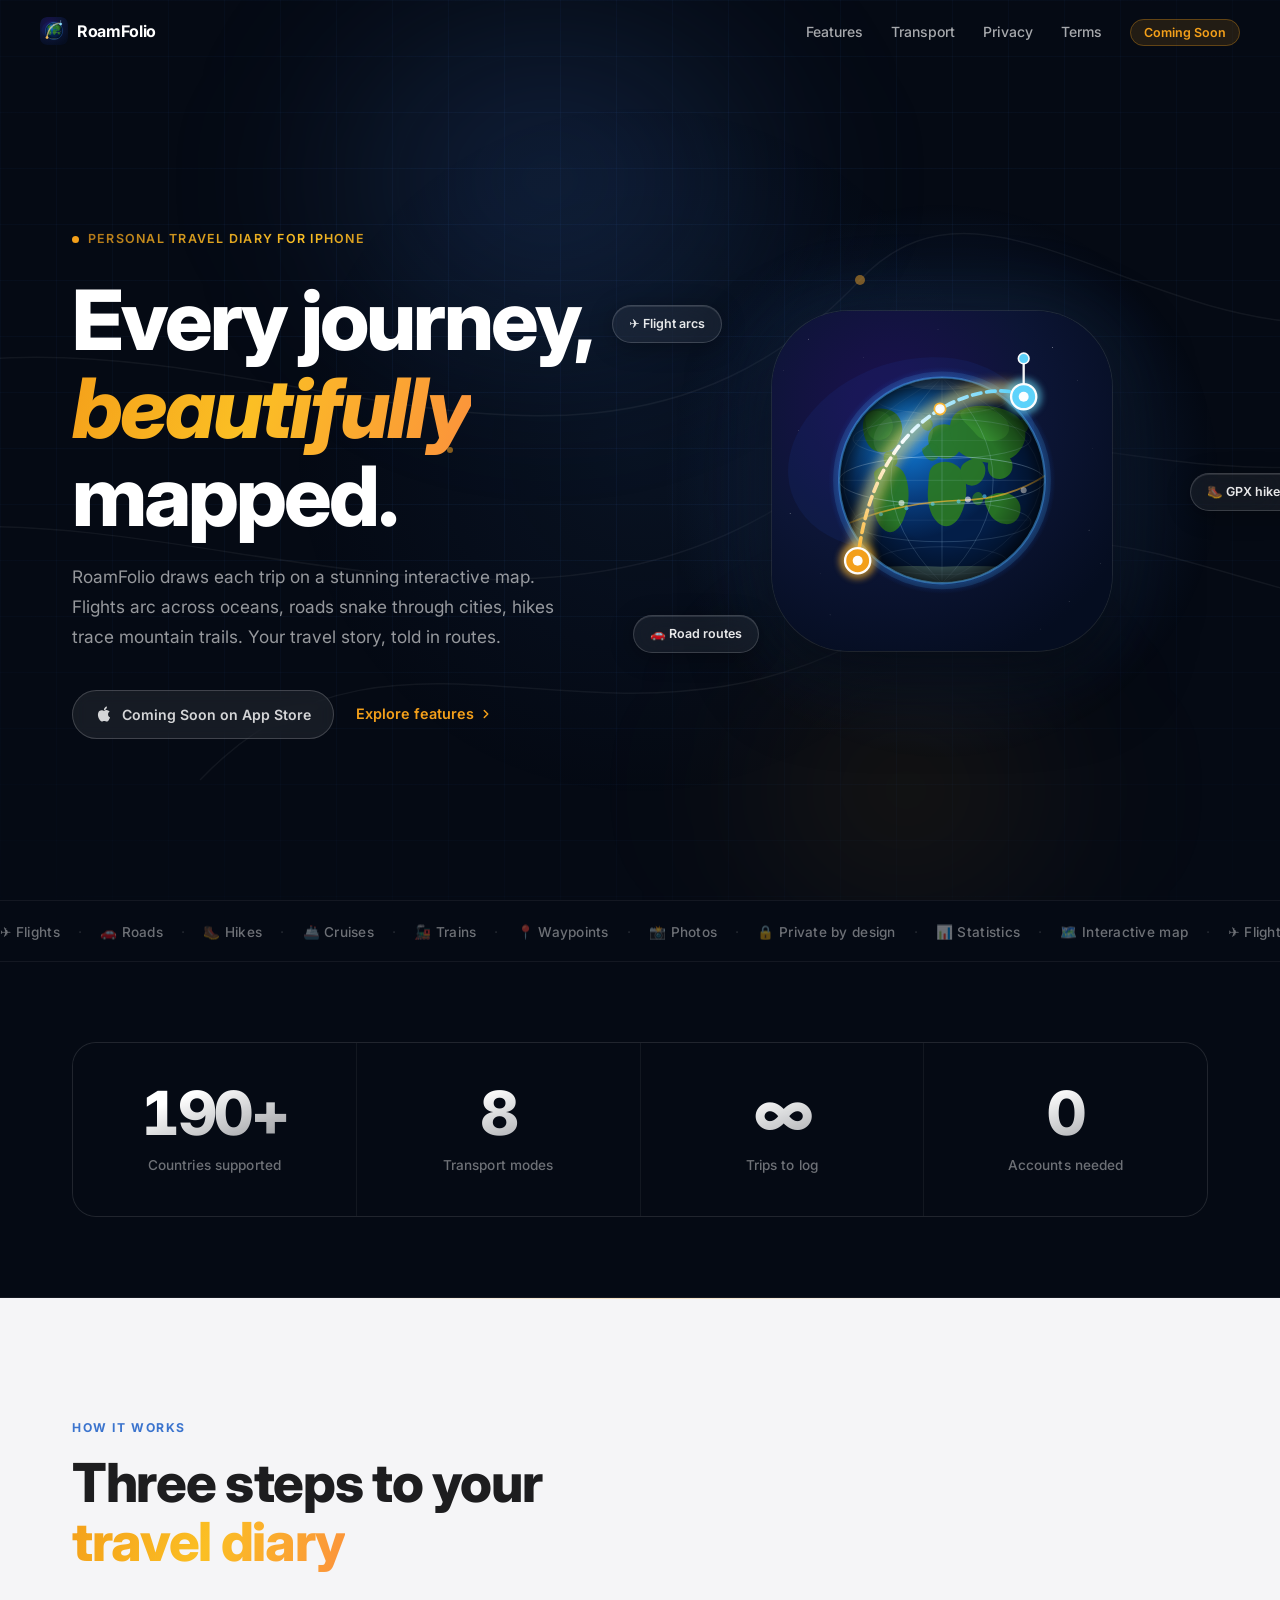
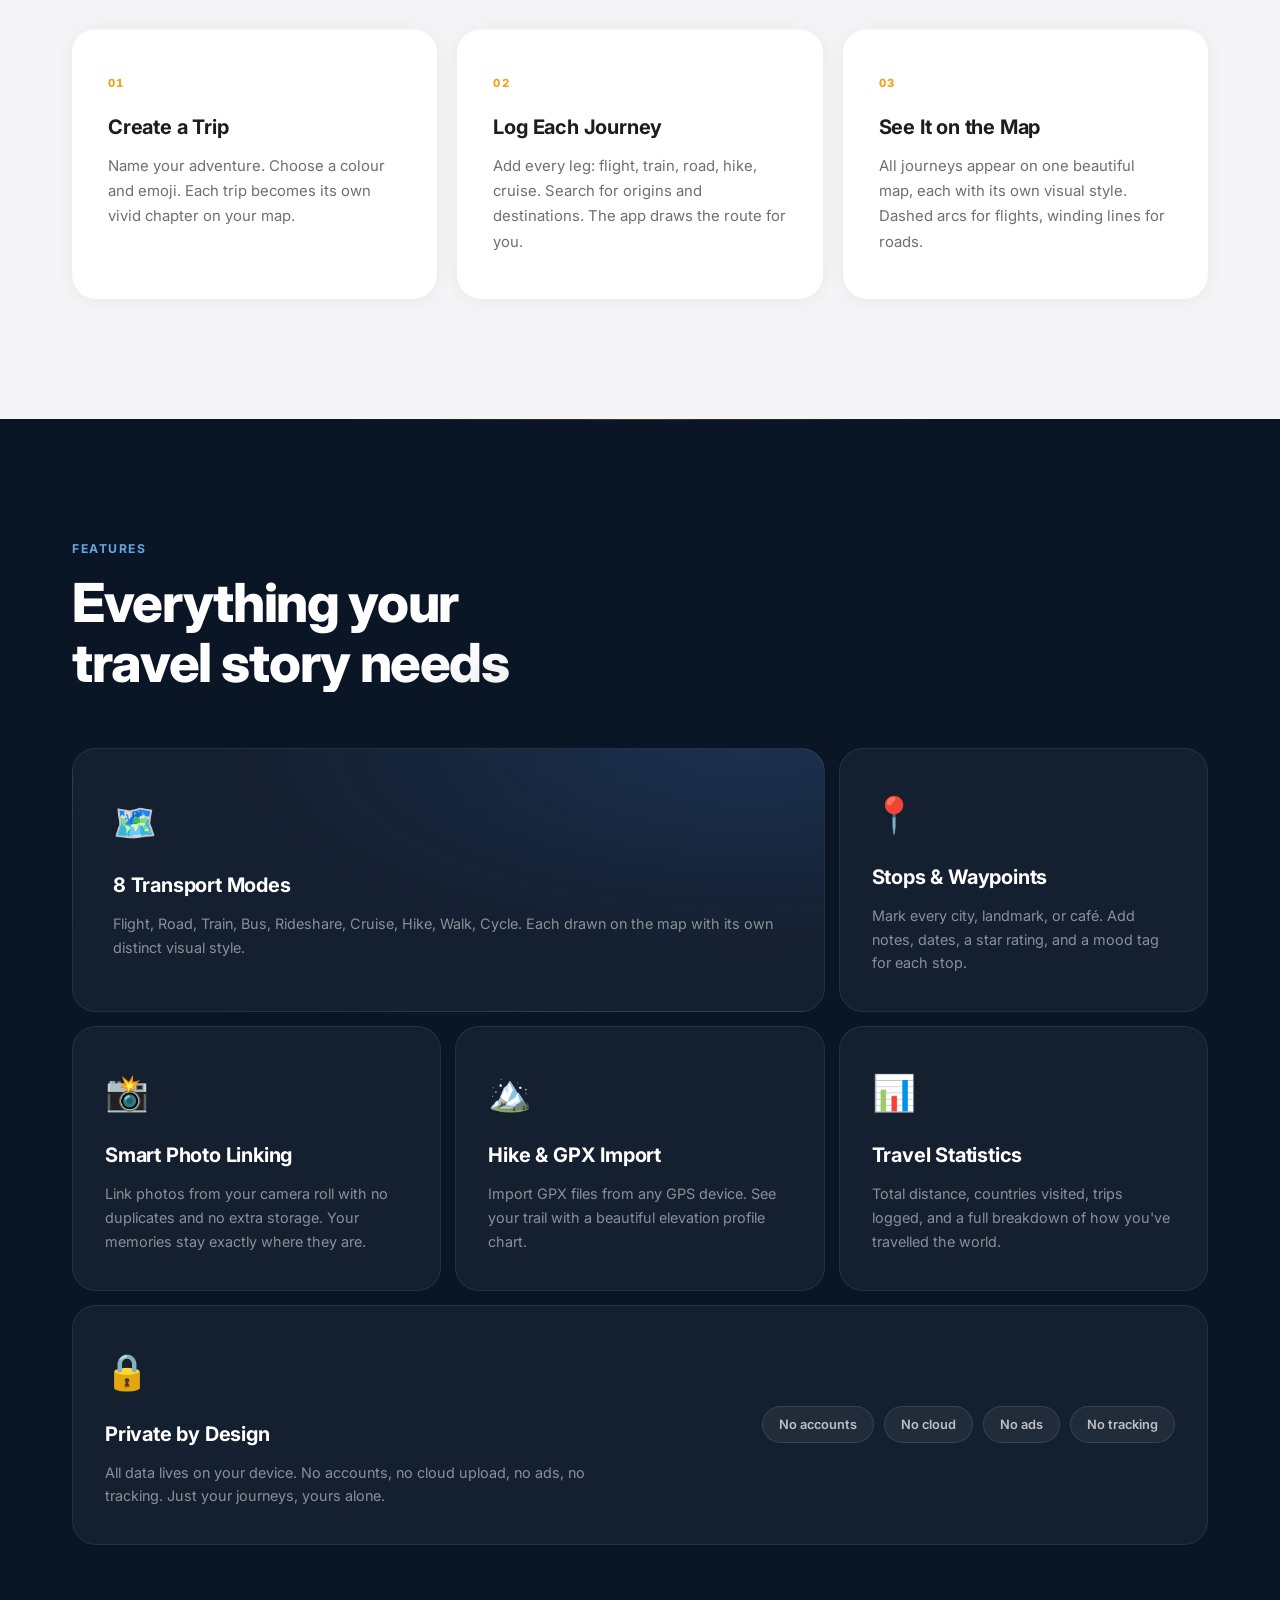
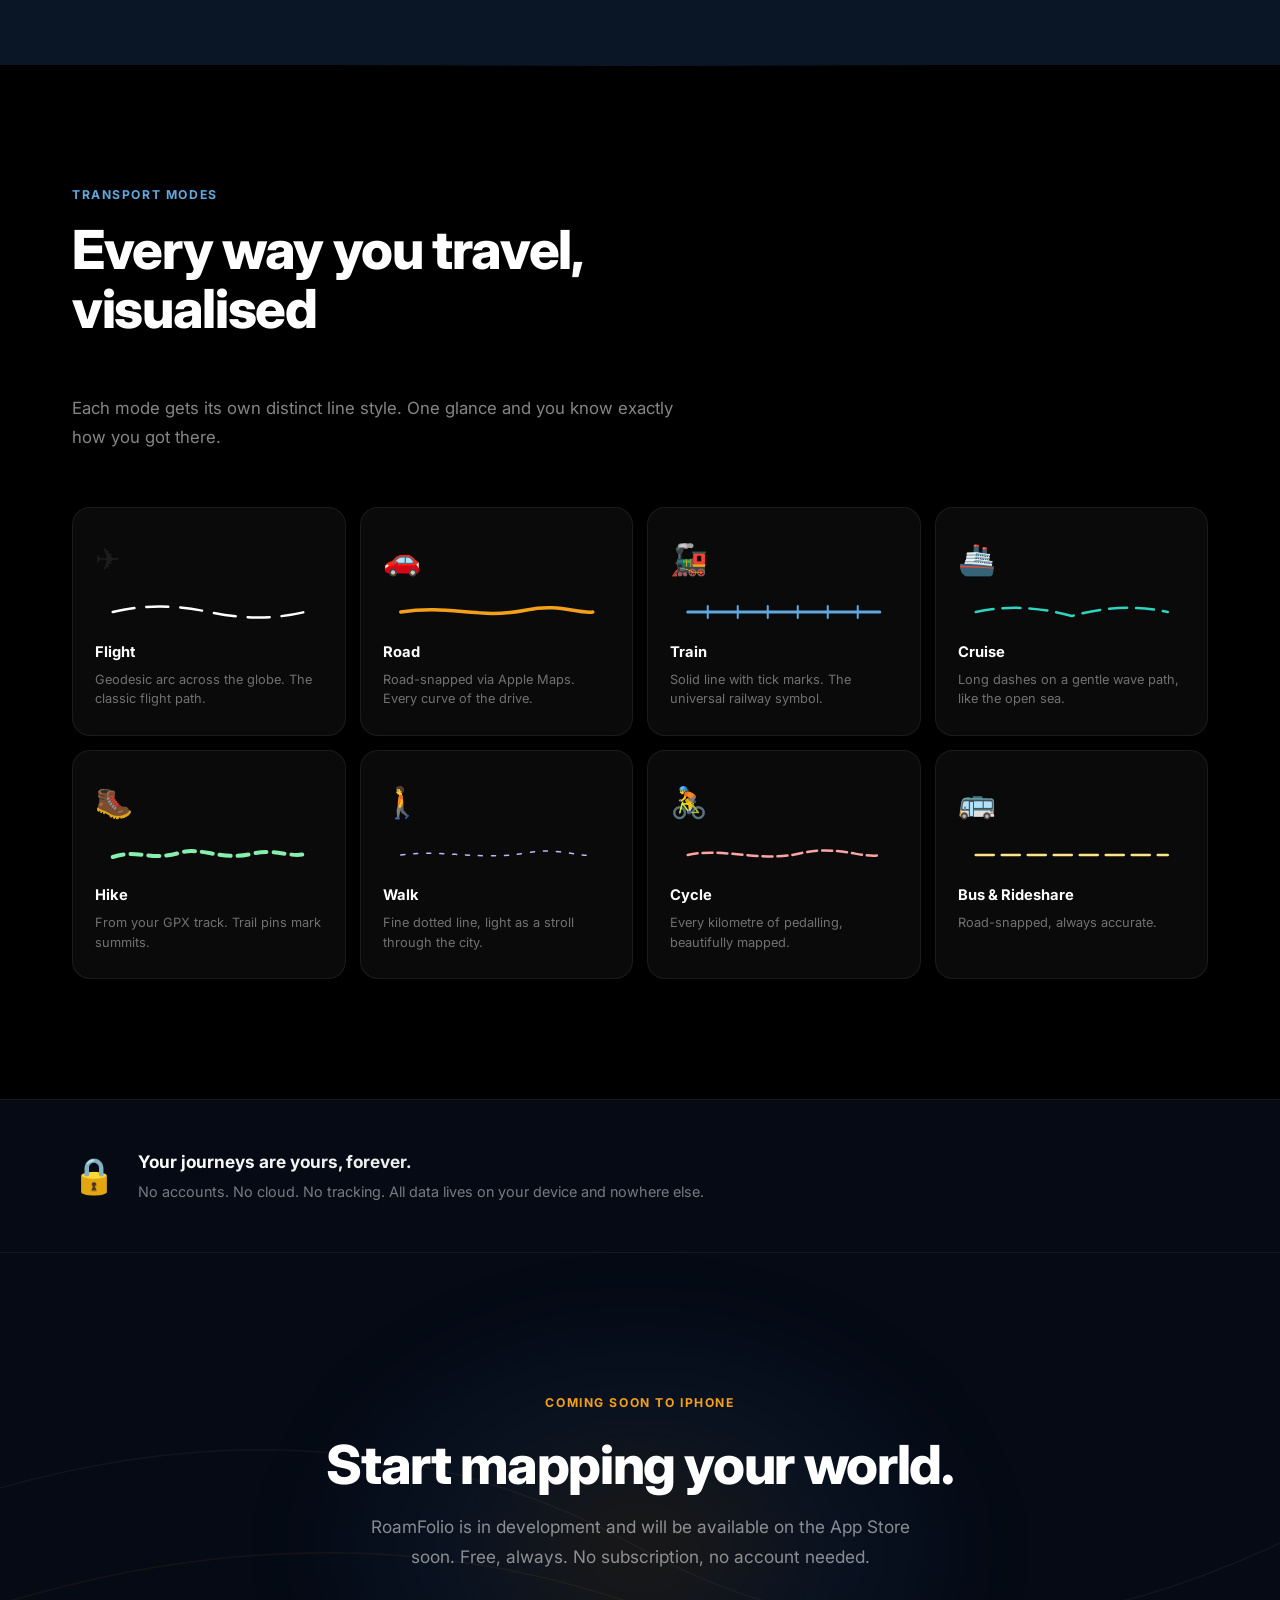
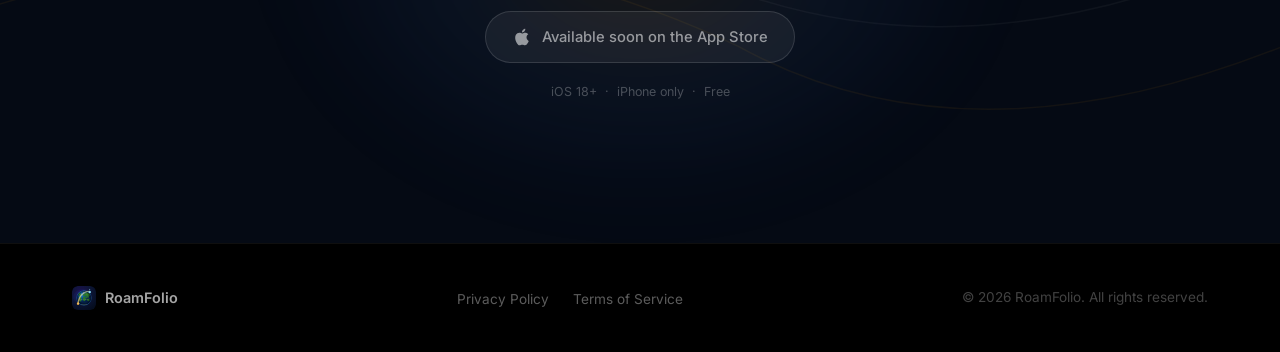
<file: index.html>
<!DOCTYPE html>
<html lang="en">
<head>
  <meta charset="UTF-8"/>
  <meta name="viewport" content="width=device-width, initial-scale=1.0"/>
  <title>RoamFolio · Travel Diary &amp; Map</title>
  <meta name="description" content="RoamFolio draws every trip you've ever taken on a stunning interactive map. Your travel story, told in routes."/>
  <meta name="theme-color" content="#050A14"/>

  <meta property="og:title"       content="RoamFolio · Travel Diary &amp; Map"/>
  <meta property="og:description" content="Every journey, beautifully mapped. Your personal travel diary for iPhone."/>
  <meta property="og:image"       content="assets/logo-icon.svg"/>
  <meta property="og:type"        content="website"/>
  <meta property="og:url"         content="https://roamfolio.life"/>

  <link rel="preconnect" href="https://fonts.googleapis.com"/>
  <link rel="preconnect" href="https://fonts.gstatic.com" crossorigin/>
  <link href="https://fonts.googleapis.com/css2?family=Inter:ital,wght@0,300;0,400;0,500;0,600;0,700;0,800;0,900;1,400;1,800&display=swap" rel="stylesheet"/>

  <link rel="icon" type="image/svg+xml" href="assets/logo-icon.svg"/>
  <link rel="stylesheet" href="css/styles.css"/>
</head>
<body>

<nav class="site-nav" role="navigation" aria-label="Main">
  <div class="nav-inner">
    <a href="index.html" class="nav-logo" aria-label="RoamFolio home">
      <img src="assets/logo-icon.svg" alt="RoamFolio" width="28" height="28"/>
      <span>RoamFolio</span>
    </a>
    <ul class="nav-links" id="navLinks">
      <li><a href="#features">Features</a></li>
      <li><a href="#modes">Transport</a></li>
      <li><a href="privacy.html">Privacy</a></li>
      <li><a href="terms.html">Terms</a></li>
      <li><span class="nav-badge">Coming Soon</span></li>
    </ul>
    <button class="nav-toggle" id="navToggle" aria-label="Open menu" aria-expanded="false">
      <span></span><span></span><span></span>
    </button>
  </div>
</nav>

<!-- HERO -->
<section class="hero" id="home">
  <div class="hero-bg" aria-hidden="true">
    <div class="hero-grid"></div>
    <div class="hero-glow g1"></div>
    <div class="hero-glow g2"></div>
    <svg class="hero-routes" viewBox="0 0 1440 900" preserveAspectRatio="xMidYMid slice" aria-hidden="true">
      <path class="hr hr-1" d="M-200,450 C200,180 620,620 940,280 C1100,110 1320,480 1640,240"/>
      <path class="hr hr-2" d="M-200,600 C100,390 530,720 870,500 C1110,340 1300,580 1640,390"/>
      <path class="hr hr-3" d="M280,780 C490,560 720,820 1020,590 C1210,440 1410,710 1640,560"/>
      <circle class="hr-dot hd-1" cx="940" cy="280" r="5"/>
      <circle class="hr-dot hd-2" cx="870" cy="500" r="4"/>
      <circle class="hr-dot hd-3" cx="530" cy="450" r="3"/>
    </svg>
  </div>

  <div class="container hero-container">
    <div class="hero-copy">
      <div class="hero-eyebrow" data-reveal>
        <span class="eyebrow-pip"></span>
        Personal Travel Diary for iPhone
      </div>
      <h1 class="hero-h1" data-reveal style="--delay:80ms">
        Every journey,<br/><em>beautifully</em> mapped.
      </h1>
      <p class="hero-sub" data-reveal style="--delay:160ms">
        RoamFolio draws each trip on a stunning interactive map. Flights arc
        across oceans, roads snake through cities, hikes trace mountain trails.
        Your travel story, told in routes.
      </p>
      <div class="hero-actions" data-reveal style="--delay:260ms">
        <div class="appstore-pill">
          <svg width="18" height="18" viewBox="0 0 24 24" fill="currentColor" aria-hidden="true">
            <path d="M18.71 19.5c-.83 1.24-1.71 2.45-3.05 2.47-1.34.03-1.77-.79-3.29-.79-1.53 0-2 .77-3.27.82-1.31.05-2.3-1.32-3.14-2.53C4.25 17 2.94 12.45 4.7 9.39c.87-1.52 2.43-2.48 4.12-2.51 1.28-.02 2.5.87 3.29.87.78 0 2.26-1.07 3.8-.91.65.03 2.47.26 3.64 1.98-.09.06-2.17 1.28-2.15 3.81.03 3.02 2.65 4.03 2.68 4.04-.03.07-.42 1.44-1.38 2.83M13 3.5c.73-.83 1.94-1.46 2.94-1.5.13 1.17-.34 2.35-1.04 3.19-.69.85-1.83 1.51-2.95 1.42-.15-1.15.41-2.35 1.05-3.11z"/>
          </svg>
          Coming Soon on App Store
        </div>
        <a href="#features" class="arrow-link">
          Explore features
          <svg width="14" height="14" viewBox="0 0 24 24" fill="none" stroke="currentColor" stroke-width="2.5" stroke-linecap="round" stroke-linejoin="round" aria-hidden="true">
            <polyline points="9,18 15,12 9,6"/>
          </svg>
        </a>
      </div>
    </div>

    <div class="hero-visual" data-reveal style="--delay:100ms">
      <div class="app-icon-wrap">
        <div class="app-icon-glow"></div>
        <img src="assets/logo-icon.svg" alt="RoamFolio app icon" class="app-icon-img"/>
      </div>
      <div class="float-tag f-tag-1">✈️ Flight arcs</div>
      <div class="float-tag f-tag-2">🥾 GPX hikes</div>
      <div class="float-tag f-tag-3">🚗 Road routes</div>
    </div>
  </div>
</section>

<!-- MARQUEE STRIP -->
<div class="marquee-wrap" aria-hidden="true">
  <div class="marquee-inner">
    <div class="marquee-track">
      <span>✈️ Flights</span><span class="mq-sep">·</span>
      <span>🚗 Roads</span><span class="mq-sep">·</span>
      <span>🥾 Hikes</span><span class="mq-sep">·</span>
      <span>🚢 Cruises</span><span class="mq-sep">·</span>
      <span>🚂 Trains</span><span class="mq-sep">·</span>
      <span>📍 Waypoints</span><span class="mq-sep">·</span>
      <span>📸 Photos</span><span class="mq-sep">·</span>
      <span>🔒 Private by design</span><span class="mq-sep">·</span>
      <span>📊 Statistics</span><span class="mq-sep">·</span>
      <span>🗺️ Interactive map</span><span class="mq-sep">·</span>
      <!-- duplicate for seamless loop -->
      <span>✈️ Flights</span><span class="mq-sep">·</span>
      <span>🚗 Roads</span><span class="mq-sep">·</span>
      <span>🥾 Hikes</span><span class="mq-sep">·</span>
      <span>🚢 Cruises</span><span class="mq-sep">·</span>
      <span>🚂 Trains</span><span class="mq-sep">·</span>
      <span>📍 Waypoints</span><span class="mq-sep">·</span>
      <span>📸 Photos</span><span class="mq-sep">·</span>
      <span>🔒 Private by design</span><span class="mq-sep">·</span>
      <span>📊 Statistics</span><span class="mq-sep">·</span>
      <span>🗺️ Interactive map</span><span class="mq-sep">·</span>
    </div>
  </div>
</div>

<!-- STATS -->
<section class="stats-section" id="stats">
  <div class="container">
    <div class="stats-grid">
      <div class="stat-item" data-scroll-reveal>
        <div class="stat-number" data-count="190" data-suffix="+">0</div>
        <div class="stat-label">Countries supported</div>
      </div>
      <div class="stat-item" data-scroll-reveal style="--delay:80ms">
        <div class="stat-number" data-count="8">0</div>
        <div class="stat-label">Transport modes</div>
      </div>
      <div class="stat-item" data-scroll-reveal style="--delay:160ms">
        <div class="stat-number" data-static="∞">∞</div>
        <div class="stat-label">Trips to log</div>
      </div>
      <div class="stat-item" data-scroll-reveal style="--delay:240ms">
        <div class="stat-number" data-count="0">0</div>
        <div class="stat-label">Accounts needed</div>
      </div>
    </div>
  </div>
</section>

<!-- HOW IT WORKS -->
<section class="how-section" id="how">
  <div class="container">
    <p class="section-eyebrow" data-scroll-reveal>How it works</p>
    <h2 class="section-h2" data-scroll-reveal>Three steps to your<br/><span class="gold-text">travel diary</span></h2>

    <div class="steps-grid">
      <div class="step-card" data-scroll-reveal>
        <div class="step-n">01</div>
        <h3>Create a Trip</h3>
        <p>Name your adventure. Choose a colour and emoji. Each trip becomes its own vivid chapter on your map.</p>
      </div>
      <div class="step-card" data-scroll-reveal style="--delay:120ms">
        <div class="step-n">02</div>
        <h3>Log Each Journey</h3>
        <p>Add every leg: flight, train, road, hike, cruise. Search for origins and destinations. The app draws the route for you.</p>
      </div>
      <div class="step-card" data-scroll-reveal style="--delay:240ms">
        <div class="step-n">03</div>
        <h3>See It on the Map</h3>
        <p>All journeys appear on one beautiful map, each with its own visual style. Dashed arcs for flights, winding lines for roads.</p>
      </div>
    </div>
  </div>
</section>

<!-- FEATURES -->
<section class="features-section" id="features">
  <div class="container">
    <p class="section-eyebrow light" data-scroll-reveal>Features</p>
    <h2 class="section-h2 light" data-scroll-reveal>Everything your<br/>travel story needs</h2>

    <div class="features-bento">
      <div class="feat-card feat-large" data-scroll-reveal>
        <div class="feat-icon">🗺️</div>
        <h3>8 Transport Modes</h3>
        <p>Flight, Road, Train, Bus, Rideshare, Cruise, Hike, Walk, Cycle. Each drawn on the map with its own distinct visual style.</p>
      </div>
      <div class="feat-card" data-scroll-reveal style="--delay:80ms">
        <div class="feat-icon">📍</div>
        <h3>Stops &amp; Waypoints</h3>
        <p>Mark every city, landmark, or café. Add notes, dates, a star rating, and a mood tag for each stop.</p>
      </div>
      <div class="feat-card" data-scroll-reveal style="--delay:0ms">
        <div class="feat-icon">📸</div>
        <h3>Smart Photo Linking</h3>
        <p>Link photos from your camera roll with no duplicates and no extra storage. Your memories stay exactly where they are.</p>
      </div>
      <div class="feat-card" data-scroll-reveal style="--delay:80ms">
        <div class="feat-icon">🏔️</div>
        <h3>Hike &amp; GPX Import</h3>
        <p>Import GPX files from any GPS device. See your trail with a beautiful elevation profile chart.</p>
      </div>
      <div class="feat-card" data-scroll-reveal style="--delay:160ms">
        <div class="feat-icon">📊</div>
        <h3>Travel Statistics</h3>
        <p>Total distance, countries visited, trips logged, and a full breakdown of how you've travelled the world.</p>
      </div>
      <div class="feat-card feat-privacy" data-scroll-reveal style="--delay:0ms">
        <div class="feat-privacy-content">
          <div class="feat-icon">🔒</div>
          <h3>Private by Design</h3>
          <p>All data lives on your device. No accounts, no cloud upload, no ads, no tracking. Just your journeys, yours alone.</p>
        </div>
        <div class="feat-privacy-pills">
          <span>No accounts</span>
          <span>No cloud</span>
          <span>No ads</span>
          <span>No tracking</span>
        </div>
      </div>
    </div>
  </div>
</section>

<!-- TRANSPORT MODES -->
<section class="modes-section" id="modes">
  <div class="container">
    <p class="section-eyebrow light" data-scroll-reveal>Transport Modes</p>
    <h2 class="section-h2 light" data-scroll-reveal>Every way you travel,<br/>visualised</h2>
    <p class="section-sub light" data-scroll-reveal>Each mode gets its own distinct line style. One glance and you know exactly how you got there.</p>

    <div class="modes-grid">
      <div class="mode-card" data-scroll-reveal>
        <div class="mode-emoji">✈️</div>
        <div class="mode-route-wrap">
          <svg viewBox="0 0 200 28" class="route-svg" aria-hidden="true">
            <path d="M4,14 Q50,3 100,14 Q150,25 196,14" fill="none" stroke="white" stroke-width="2.5" stroke-linecap="round" stroke-dasharray="22 12"/>
          </svg>
        </div>
        <div class="mode-name">Flight</div>
        <div class="mode-desc">Geodesic arc across the globe. The classic flight path.</div>
      </div>

      <div class="mode-card" data-scroll-reveal style="--delay:60ms">
        <div class="mode-emoji">🚗</div>
        <div class="mode-route-wrap">
          <svg viewBox="0 0 200 28" class="route-svg" aria-hidden="true">
            <path d="M4,14 C55,6 80,22 130,12 C162,5 180,16 196,14" fill="none" stroke="#F4A01A" stroke-width="3.5" stroke-linecap="round"/>
          </svg>
        </div>
        <div class="mode-name">Road</div>
        <div class="mode-desc">Road-snapped via Apple Maps. Every curve of the drive.</div>
      </div>

      <div class="mode-card" data-scroll-reveal style="--delay:120ms">
        <div class="mode-emoji">🚂</div>
        <div class="mode-route-wrap">
          <svg viewBox="0 0 200 28" class="route-svg" aria-hidden="true">
            <path d="M4,14 L196,14" fill="none" stroke="#60A8DF" stroke-width="3" stroke-linecap="round"/>
            <path d="M24,8 L24,20 M54,8 L54,20 M84,8 L84,20 M114,8 L114,20 M144,8 L144,20 M174,8 L174,20" stroke="#60A8DF" stroke-width="2" stroke-linecap="round"/>
          </svg>
        </div>
        <div class="mode-name">Train</div>
        <div class="mode-desc">Solid line with tick marks. The universal railway symbol.</div>
      </div>

      <div class="mode-card" data-scroll-reveal style="--delay:180ms">
        <div class="mode-emoji">🚢</div>
        <div class="mode-route-wrap">
          <svg viewBox="0 0 200 28" class="route-svg" aria-hidden="true">
            <path d="M4,14 Q50,4 100,18 Q150,4 196,14" fill="none" stroke="#2DD4BF" stroke-width="2.5" stroke-linecap="round" stroke-dasharray="18 9"/>
          </svg>
        </div>
        <div class="mode-name">Cruise</div>
        <div class="mode-desc">Long dashes on a gentle wave path, like the open sea.</div>
      </div>

      <div class="mode-card" data-scroll-reveal style="--delay:240ms">
        <div class="mode-emoji">🥾</div>
        <div class="mode-route-wrap">
          <svg viewBox="0 0 200 28" class="route-svg" aria-hidden="true">
            <path d="M4,16 C28,8 42,20 70,12 C92,5 112,20 142,13 C166,7 182,17 196,13" fill="none" stroke="#86EFAC" stroke-width="4" stroke-linecap="round" stroke-dasharray="11 7"/>
          </svg>
        </div>
        <div class="mode-name">Hike</div>
        <div class="mode-desc">From your GPX track. Trail pins mark summits.</div>
      </div>

      <div class="mode-card" data-scroll-reveal style="--delay:300ms">
        <div class="mode-emoji">🚶</div>
        <div class="mode-route-wrap">
          <svg viewBox="0 0 200 28" class="route-svg" aria-hidden="true">
            <path d="M4,14 C50,8 80,20 130,12 C162,6 180,16 196,14" fill="none" stroke="#C4B5FD" stroke-width="1.5" stroke-linecap="round" stroke-dasharray="4 9"/>
          </svg>
        </div>
        <div class="mode-name">Walk</div>
        <div class="mode-desc">Fine dotted line, light as a stroll through the city.</div>
      </div>

      <div class="mode-card" data-scroll-reveal style="--delay:360ms">
        <div class="mode-emoji">🚴</div>
        <div class="mode-route-wrap">
          <svg viewBox="0 0 200 28" class="route-svg" aria-hidden="true">
            <path d="M4,14 C38,6 78,22 118,12 C154,4 180,18 196,14" fill="none" stroke="#FCA5A5" stroke-width="2.5" stroke-linecap="round" stroke-dasharray="10 5"/>
          </svg>
        </div>
        <div class="mode-name">Cycle</div>
        <div class="mode-desc">Every kilometre of pedalling, beautifully mapped.</div>
      </div>

      <div class="mode-card" data-scroll-reveal style="--delay:420ms">
        <div class="mode-emoji">🚌</div>
        <div class="mode-route-wrap">
          <svg viewBox="0 0 200 28" class="route-svg" aria-hidden="true">
            <path d="M4,14 L196,14" fill="none" stroke="#FDE68A" stroke-width="2.5" stroke-linecap="round" stroke-dasharray="18 8"/>
          </svg>
        </div>
        <div class="mode-name">Bus &amp; Rideshare</div>
        <div class="mode-desc">Road-snapped, always accurate.</div>
      </div>
    </div>
  </div>
</section>

<!-- PRIVACY PROMISE -->
<section class="privacy-strip">
  <div class="container">
    <div class="privacy-inner" data-scroll-reveal>
      <div class="privacy-icon-wrap">🔒</div>
      <div class="privacy-text">
        <strong>Your journeys are yours, forever.</strong>
        <span>No accounts. No cloud. No tracking. All data lives on your device and nowhere else.</span>
      </div>
    </div>
  </div>
</section>

<!-- CTA -->
<section class="cta-section">
  <div class="cta-bg" aria-hidden="true">
    <div class="cta-glow"></div>
    <svg class="cta-routes-svg" viewBox="0 0 1440 600" preserveAspectRatio="xMidYMid slice" aria-hidden="true">
      <path d="M-100,300 Q360,100 720,300 Q1080,500 1540,200" fill="none" stroke="rgba(255,255,255,0.04)" stroke-width="1.5"/>
      <path d="M-100,420 Q400,200 820,400 Q1110,560 1540,320" fill="none" stroke="rgba(244,160,26,0.06)" stroke-width="1.5"/>
    </svg>
  </div>
  <div class="container cta-container" data-scroll-reveal>
    <p class="cta-eyebrow">Coming soon to iPhone</p>
    <h2 class="cta-h2">Start mapping your world.</h2>
    <p class="cta-sub">RoamFolio is in development and will be available on the App Store soon. Free, always. No subscription, no account needed.</p>
    <div class="cta-badge">
      <svg width="20" height="20" viewBox="0 0 24 24" fill="currentColor" aria-hidden="true">
        <path d="M18.71 19.5c-.83 1.24-1.71 2.45-3.05 2.47-1.34.03-1.77-.79-3.29-.79-1.53 0-2 .77-3.27.82-1.31.05-2.3-1.32-3.14-2.53C4.25 17 2.94 12.45 4.7 9.39c.87-1.52 2.43-2.48 4.12-2.51 1.28-.02 2.5.87 3.29.87.78 0 2.26-1.07 3.8-.91.65.03 2.47.26 3.64 1.98-.09.06-2.17 1.28-2.15 3.81.03 3.02 2.65 4.03 2.68 4.04-.03.07-.42 1.44-1.38 2.83M13 3.5c.73-.83 1.94-1.46 2.94-1.5.13 1.17-.34 2.35-1.04 3.19-.69.85-1.83 1.51-2.95 1.42-.15-1.15.41-2.35 1.05-3.11z"/>
      </svg>
      Available soon on the App Store
    </div>
    <p class="cta-fine">iOS 18+ &nbsp;&middot;&nbsp; iPhone only &nbsp;&middot;&nbsp; Free</p>
  </div>
</section>

<!-- FOOTER -->
<footer class="site-footer">
  <div class="container footer-inner">
    <a href="/" class="footer-logo">
      <img src="assets/logo-icon.svg" alt="" width="24" height="24"/>
      RoamFolio
    </a>
    <ul class="footer-links">
      <li><a href="privacy.html">Privacy Policy</a></li>
      <li><a href="terms.html">Terms of Service</a></li>
    </ul>
    <p class="footer-copy">&copy; 2026 RoamFolio. All rights reserved.</p>
  </div>
</footer>

<script src="js/main.js" defer></script>
</body>
</html>
</file>
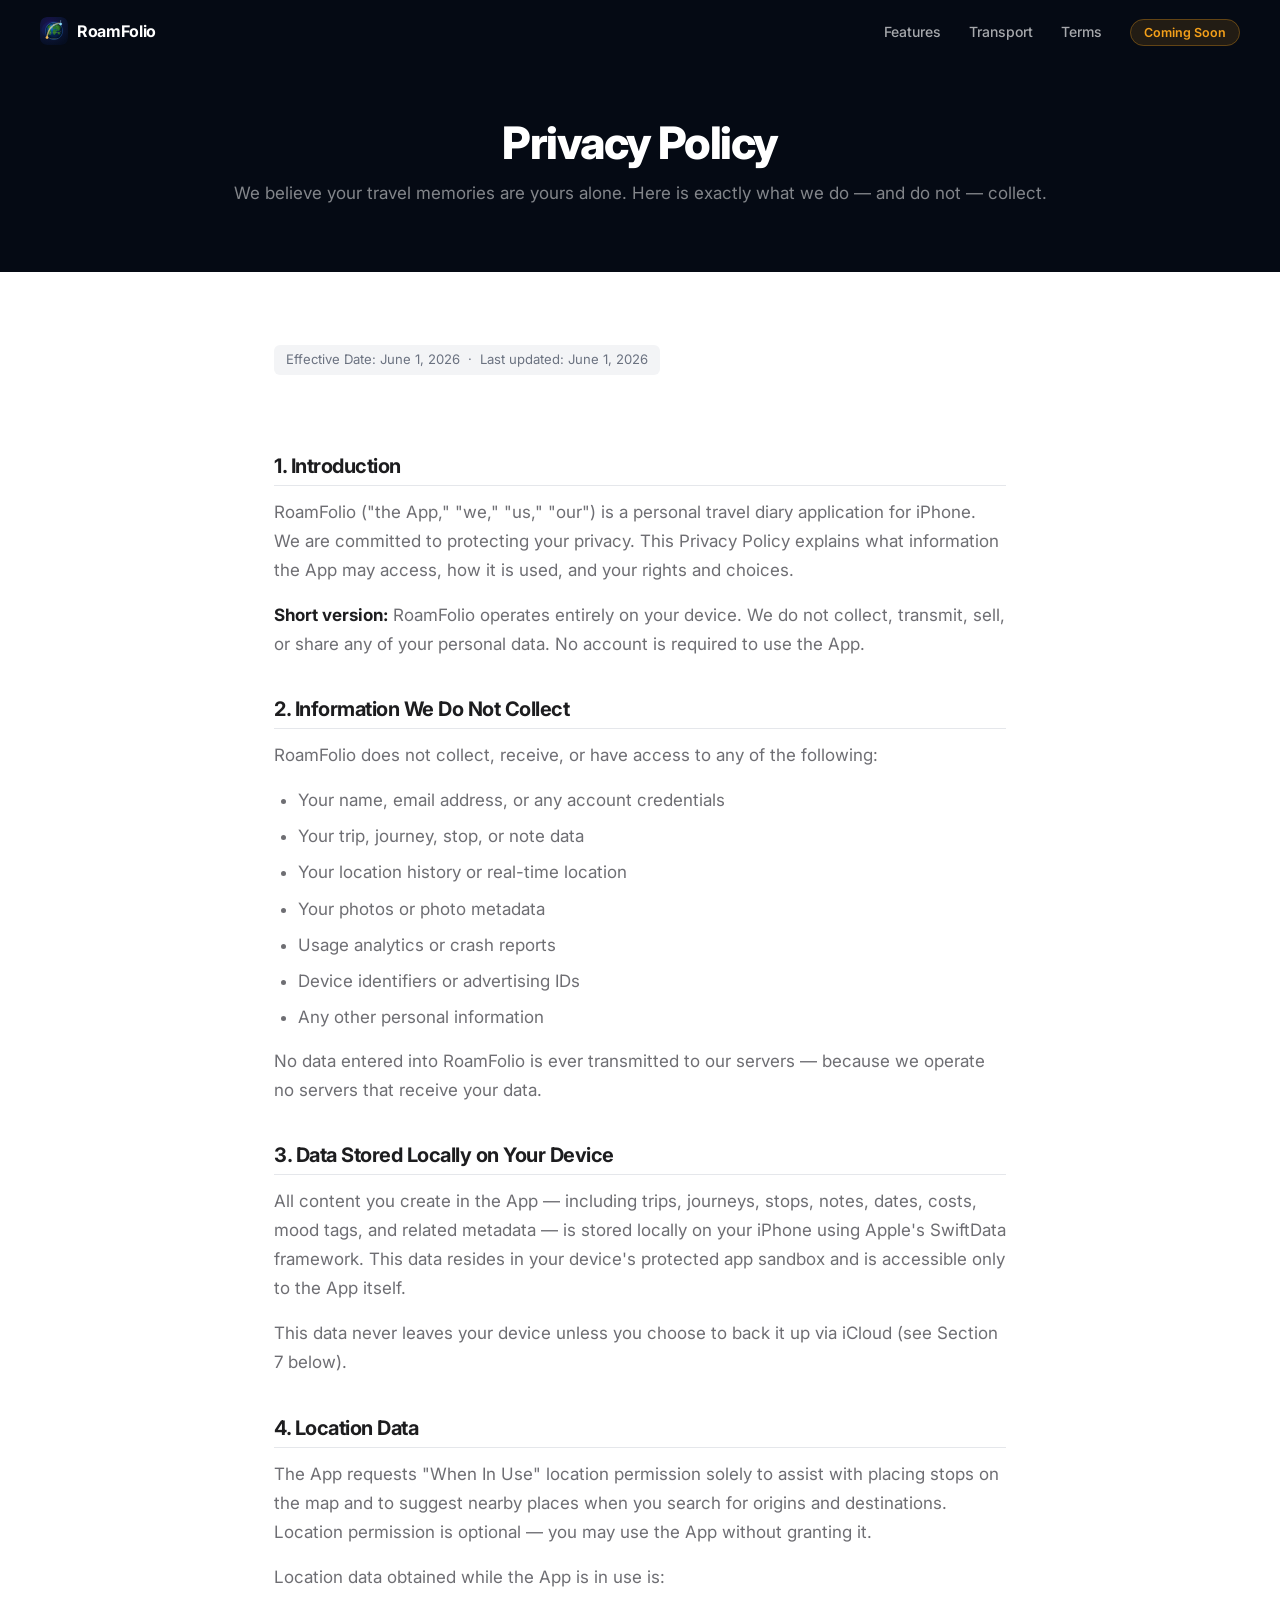
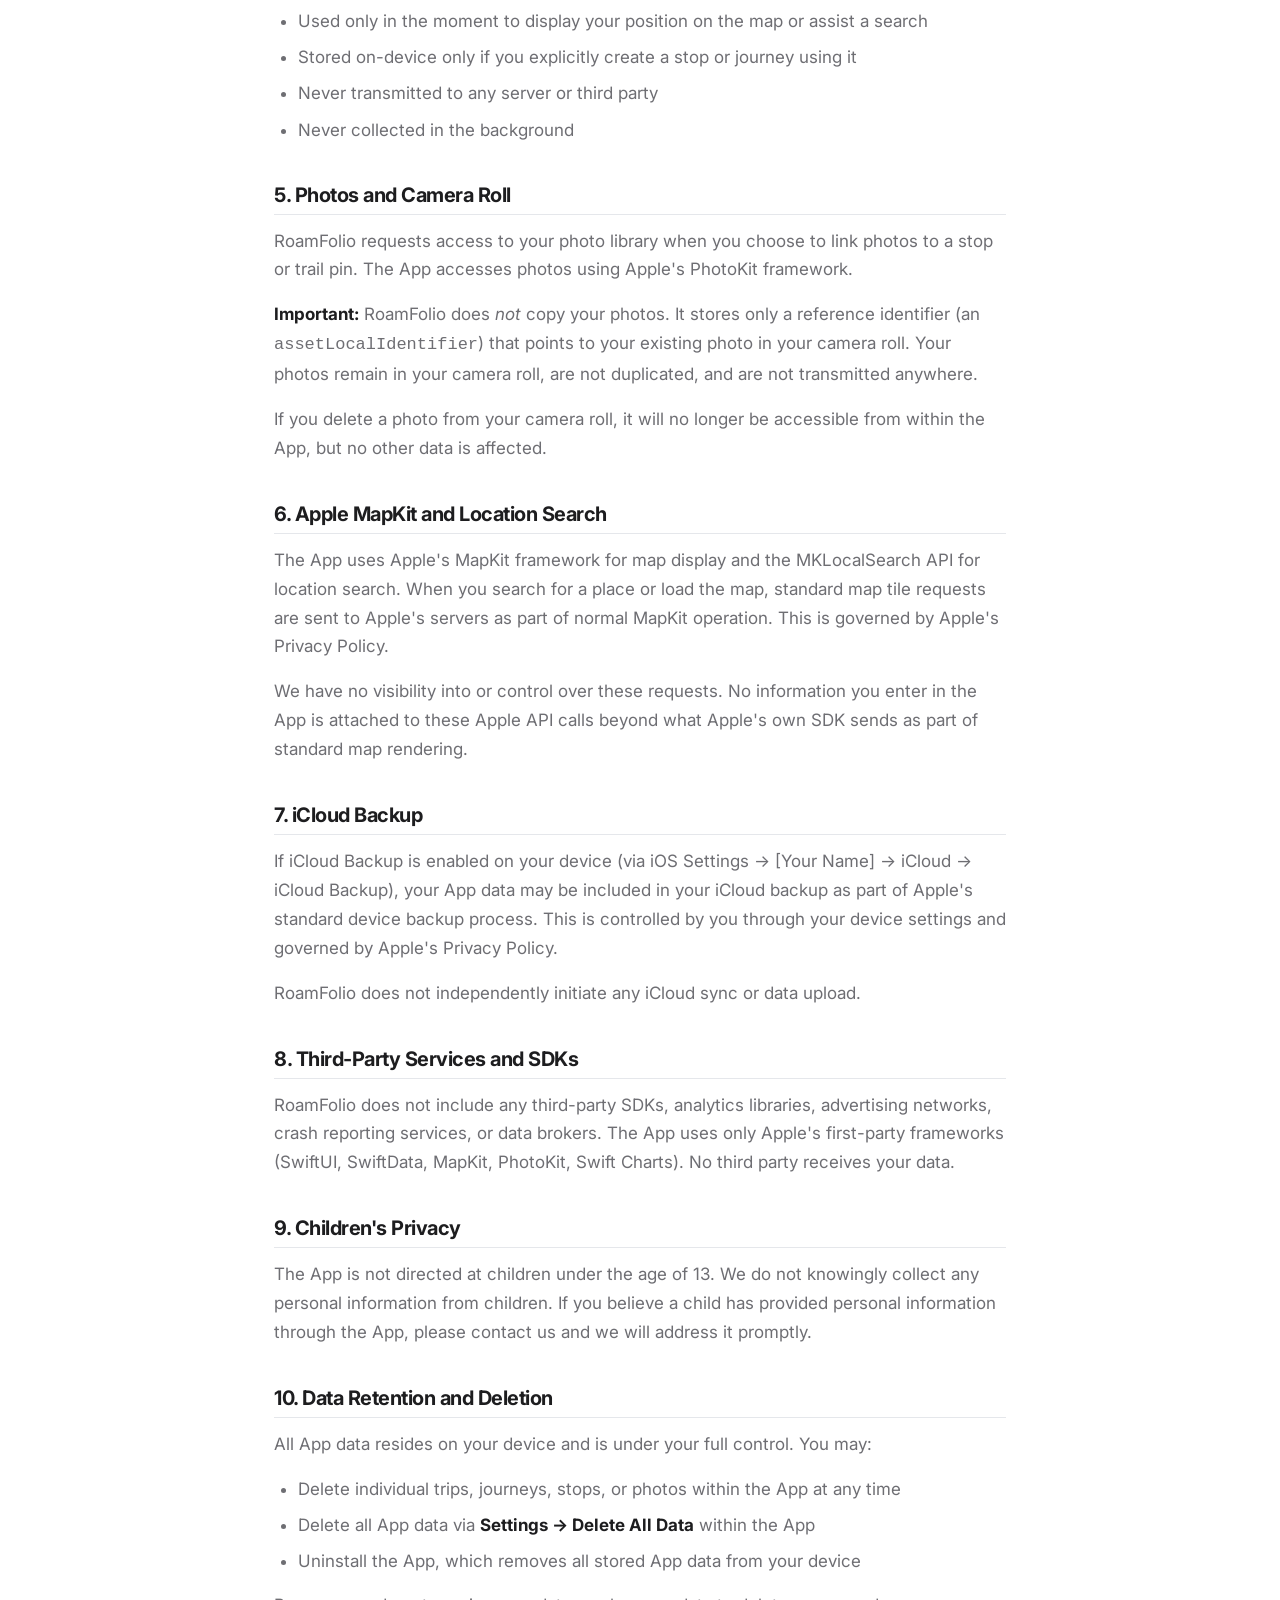
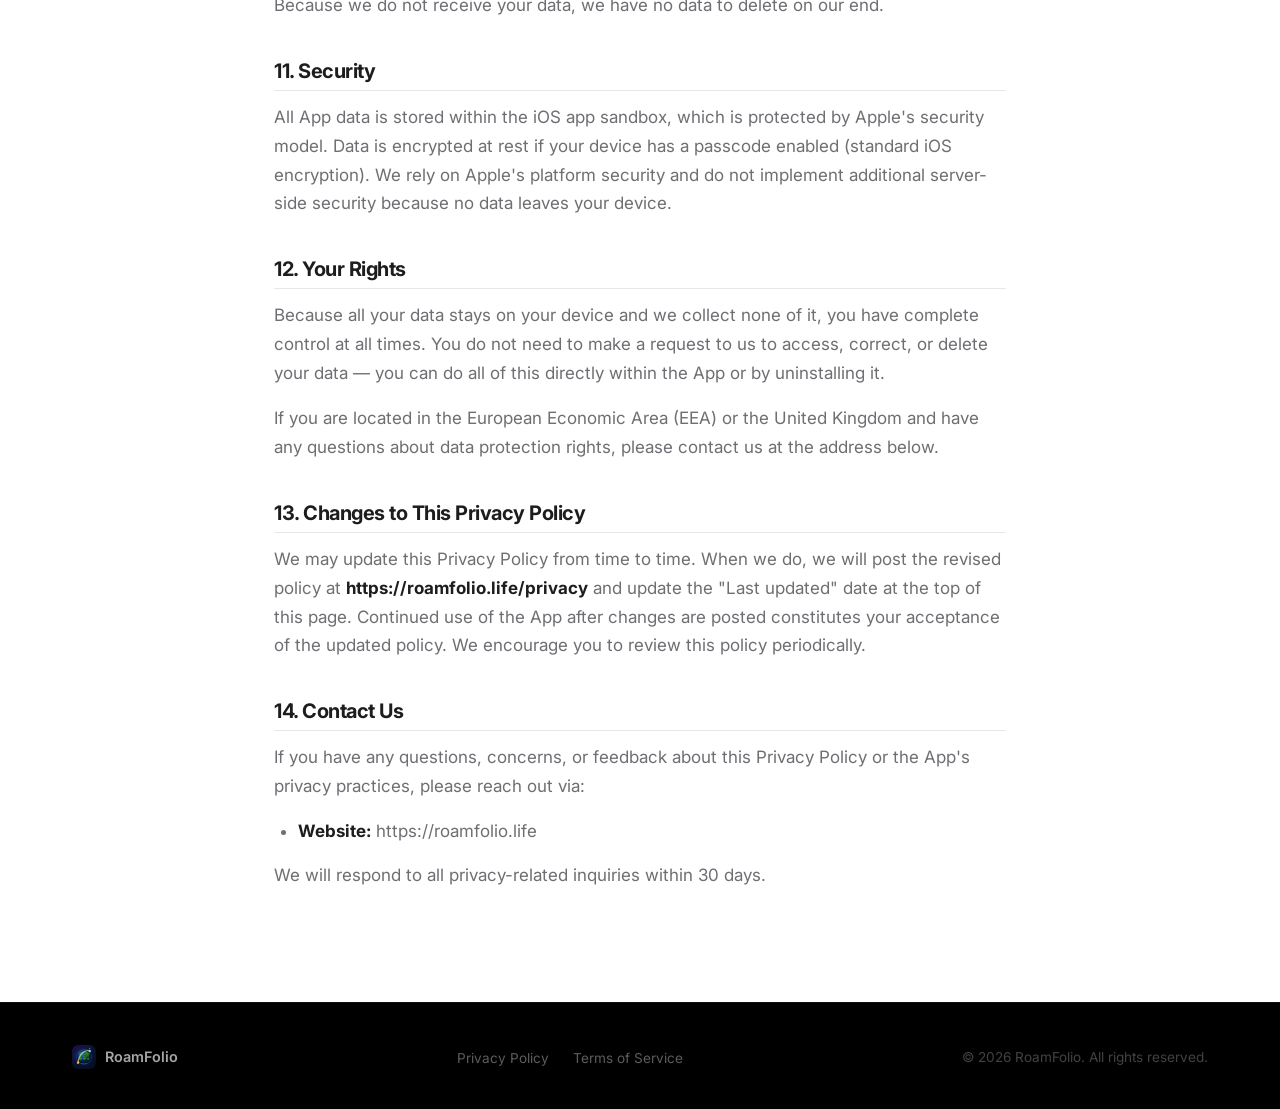
<file: privacy.html>
<!DOCTYPE html>
<html lang="en">
<head>
  <meta charset="UTF-8"/>
  <meta name="viewport" content="width=device-width, initial-scale=1.0"/>
  <title>Privacy Policy — RoamFolio</title>
  <meta name="description" content="RoamFolio Privacy Policy — all your data stays on your device. No tracking, no ads, no accounts."/>
  <link rel="preconnect" href="https://fonts.googleapis.com"/>
  <link rel="preconnect" href="https://fonts.gstatic.com" crossorigin/>
  <link href="https://fonts.googleapis.com/css2?family=Inter:ital,wght@0,300;0,400;0,500;0,600;0,700;0,800;0,900;1,400&display=swap" rel="stylesheet"/>
  <link rel="icon" type="image/svg+xml" href="assets/logo-icon.svg"/>
  <link rel="stylesheet" href="css/styles.css"/>
</head>
<body>

<nav class="site-nav scrolled" role="navigation" aria-label="Main">
  <div class="nav-inner">
    <a href="index.html" class="nav-logo" aria-label="RoamFolio home">
      <img src="assets/logo-icon.svg" alt="RoamFolio" width="28" height="28"/>
      <span>RoamFolio</span>
    </a>
    <ul class="nav-links">
      <li><a href="index.html#features">Features</a></li>
      <li><a href="index.html#modes">Transport</a></li>
      <li><a href="terms.html">Terms</a></li>
      <li><span class="nav-badge">Coming Soon</span></li>
    </ul>
    <button class="nav-toggle" id="navToggle" aria-label="Open menu" aria-expanded="false">
      <span></span><span></span><span></span>
    </button>
  </div>
</nav>

<section class="doc-hero">
  <div class="container">
    <h1>Privacy Policy</h1>
    <p>We believe your travel memories are yours alone. Here is exactly what we do — and do not — collect.</p>
  </div>
</section>

<main class="doc-body">
  <span class="doc-last-updated">Effective Date: June 1, 2026 &nbsp;·&nbsp; Last updated: June 1, 2026</span>

  <h2>1. Introduction</h2>
  <p>
    RoamFolio ("the App," "we," "us," "our") is a personal travel diary application for iPhone.
    We are committed to protecting your privacy. This Privacy Policy explains what information
    the App may access, how it is used, and your rights and choices.
  </p>
  <p>
    <strong>Short version:</strong> RoamFolio operates entirely on your device. We do not collect,
    transmit, sell, or share any of your personal data. No account is required to use the App.
  </p>

  <h2>2. Information We Do Not Collect</h2>
  <p>RoamFolio does not collect, receive, or have access to any of the following:</p>
  <ul>
    <li>Your name, email address, or any account credentials</li>
    <li>Your trip, journey, stop, or note data</li>
    <li>Your location history or real-time location</li>
    <li>Your photos or photo metadata</li>
    <li>Usage analytics or crash reports</li>
    <li>Device identifiers or advertising IDs</li>
    <li>Any other personal information</li>
  </ul>
  <p>
    No data entered into RoamFolio is ever transmitted to our servers — because we operate no
    servers that receive your data.
  </p>

  <h2>3. Data Stored Locally on Your Device</h2>
  <p>
    All content you create in the App — including trips, journeys, stops, notes, dates, costs,
    mood tags, and related metadata — is stored locally on your iPhone using Apple's SwiftData
    framework. This data resides in your device's protected app sandbox and is accessible only
    to the App itself.
  </p>
  <p>
    This data never leaves your device unless you choose to back it up via iCloud
    (see Section 7 below).
  </p>

  <h2>4. Location Data</h2>
  <p>
    The App requests "When In Use" location permission solely to assist with placing stops on
    the map and to suggest nearby places when you search for origins and destinations.
    Location permission is optional — you may use the App without granting it.
  </p>
  <p>
    Location data obtained while the App is in use is:
  </p>
  <ul>
    <li>Used only in the moment to display your position on the map or assist a search</li>
    <li>Stored on-device only if you explicitly create a stop or journey using it</li>
    <li>Never transmitted to any server or third party</li>
    <li>Never collected in the background</li>
  </ul>

  <h2>5. Photos and Camera Roll</h2>
  <p>
    RoamFolio requests access to your photo library when you choose to link photos to a stop
    or trail pin. The App accesses photos using Apple's PhotoKit framework.
  </p>
  <p>
    <strong>Important:</strong> RoamFolio does <em>not</em> copy your photos. It stores only
    a reference identifier (an <code>assetLocalIdentifier</code>) that points to your existing
    photo in your camera roll. Your photos remain in your camera roll, are not duplicated, and
    are not transmitted anywhere.
  </p>
  <p>
    If you delete a photo from your camera roll, it will no longer be accessible from within
    the App, but no other data is affected.
  </p>

  <h2>6. Apple MapKit and Location Search</h2>
  <p>
    The App uses Apple's MapKit framework for map display and the MKLocalSearch API for
    location search. When you search for a place or load the map, standard map tile requests
    are sent to Apple's servers as part of normal MapKit operation. This is governed by
    <a href="https://www.apple.com/privacy/" target="_blank" rel="noopener">Apple's Privacy Policy</a>.
  </p>
  <p>
    We have no visibility into or control over these requests. No information you enter in the
    App is attached to these Apple API calls beyond what Apple's own SDK sends as part of
    standard map rendering.
  </p>

  <h2>7. iCloud Backup</h2>
  <p>
    If iCloud Backup is enabled on your device (via iOS Settings → [Your Name] → iCloud →
    iCloud Backup), your App data may be included in your iCloud backup as part of Apple's
    standard device backup process. This is controlled by you through your device settings
    and governed by <a href="https://www.apple.com/privacy/" target="_blank" rel="noopener">Apple's Privacy Policy</a>.
  </p>
  <p>
    RoamFolio does not independently initiate any iCloud sync or data upload.
  </p>

  <h2>8. Third-Party Services and SDKs</h2>
  <p>
    RoamFolio does not include any third-party SDKs, analytics libraries, advertising networks,
    crash reporting services, or data brokers. The App uses only Apple's first-party frameworks
    (SwiftUI, SwiftData, MapKit, PhotoKit, Swift Charts). No third party receives your data.
  </p>

  <h2>9. Children's Privacy</h2>
  <p>
    The App is not directed at children under the age of 13. We do not knowingly collect any
    personal information from children. If you believe a child has provided personal information
    through the App, please contact us and we will address it promptly.
  </p>

  <h2>10. Data Retention and Deletion</h2>
  <p>
    All App data resides on your device and is under your full control. You may:
  </p>
  <ul>
    <li>Delete individual trips, journeys, stops, or photos within the App at any time</li>
    <li>Delete all App data via <strong>Settings → Delete All Data</strong> within the App</li>
    <li>Uninstall the App, which removes all stored App data from your device</li>
  </ul>
  <p>
    Because we do not receive your data, we have no data to delete on our end.
  </p>

  <h2>11. Security</h2>
  <p>
    All App data is stored within the iOS app sandbox, which is protected by Apple's security
    model. Data is encrypted at rest if your device has a passcode enabled (standard iOS
    encryption). We rely on Apple's platform security and do not implement additional server-side
    security because no data leaves your device.
  </p>

  <h2>12. Your Rights</h2>
  <p>
    Because all your data stays on your device and we collect none of it, you have complete
    control at all times. You do not need to make a request to us to access, correct, or
    delete your data — you can do all of this directly within the App or by uninstalling it.
  </p>
  <p>
    If you are located in the European Economic Area (EEA) or the United Kingdom and have
    any questions about data protection rights, please contact us at the address below.
  </p>

  <h2>13. Changes to This Privacy Policy</h2>
  <p>
    We may update this Privacy Policy from time to time. When we do, we will post the revised
    policy at <strong>https://roamfolio.life/privacy</strong> and update the "Last updated"
    date at the top of this page. Continued use of the App after changes are posted constitutes
    your acceptance of the updated policy. We encourage you to review this policy periodically.
  </p>

  <h2>14. Contact Us</h2>
  <p>
    If you have any questions, concerns, or feedback about this Privacy Policy or the App's
    privacy practices, please reach out via:
  </p>
  <ul>
    <li><strong>Website:</strong> <a href="https://roamfolio.life">https://roamfolio.life</a></li>
  </ul>
  <p>We will respond to all privacy-related inquiries within 30 days.</p>
</main>

<footer class="site-footer">
  <div class="container">
    <div class="footer-inner">
      <a href="index.html" class="footer-logo">
        <img src="assets/logo-icon.svg" alt="" width="28" height="28"/>
        RoamFolio
      </a>
      <ul class="footer-links">
        <li><a href="privacy.html">Privacy Policy</a></li>
        <li><a href="terms.html">Terms of Service</a></li>
      </ul>
      <p class="footer-copy">© 2026 RoamFolio. All rights reserved.</p>
    </div>
  </div>
</footer>

<script src="js/main.js" defer></script>
</body>
</html>
</file>
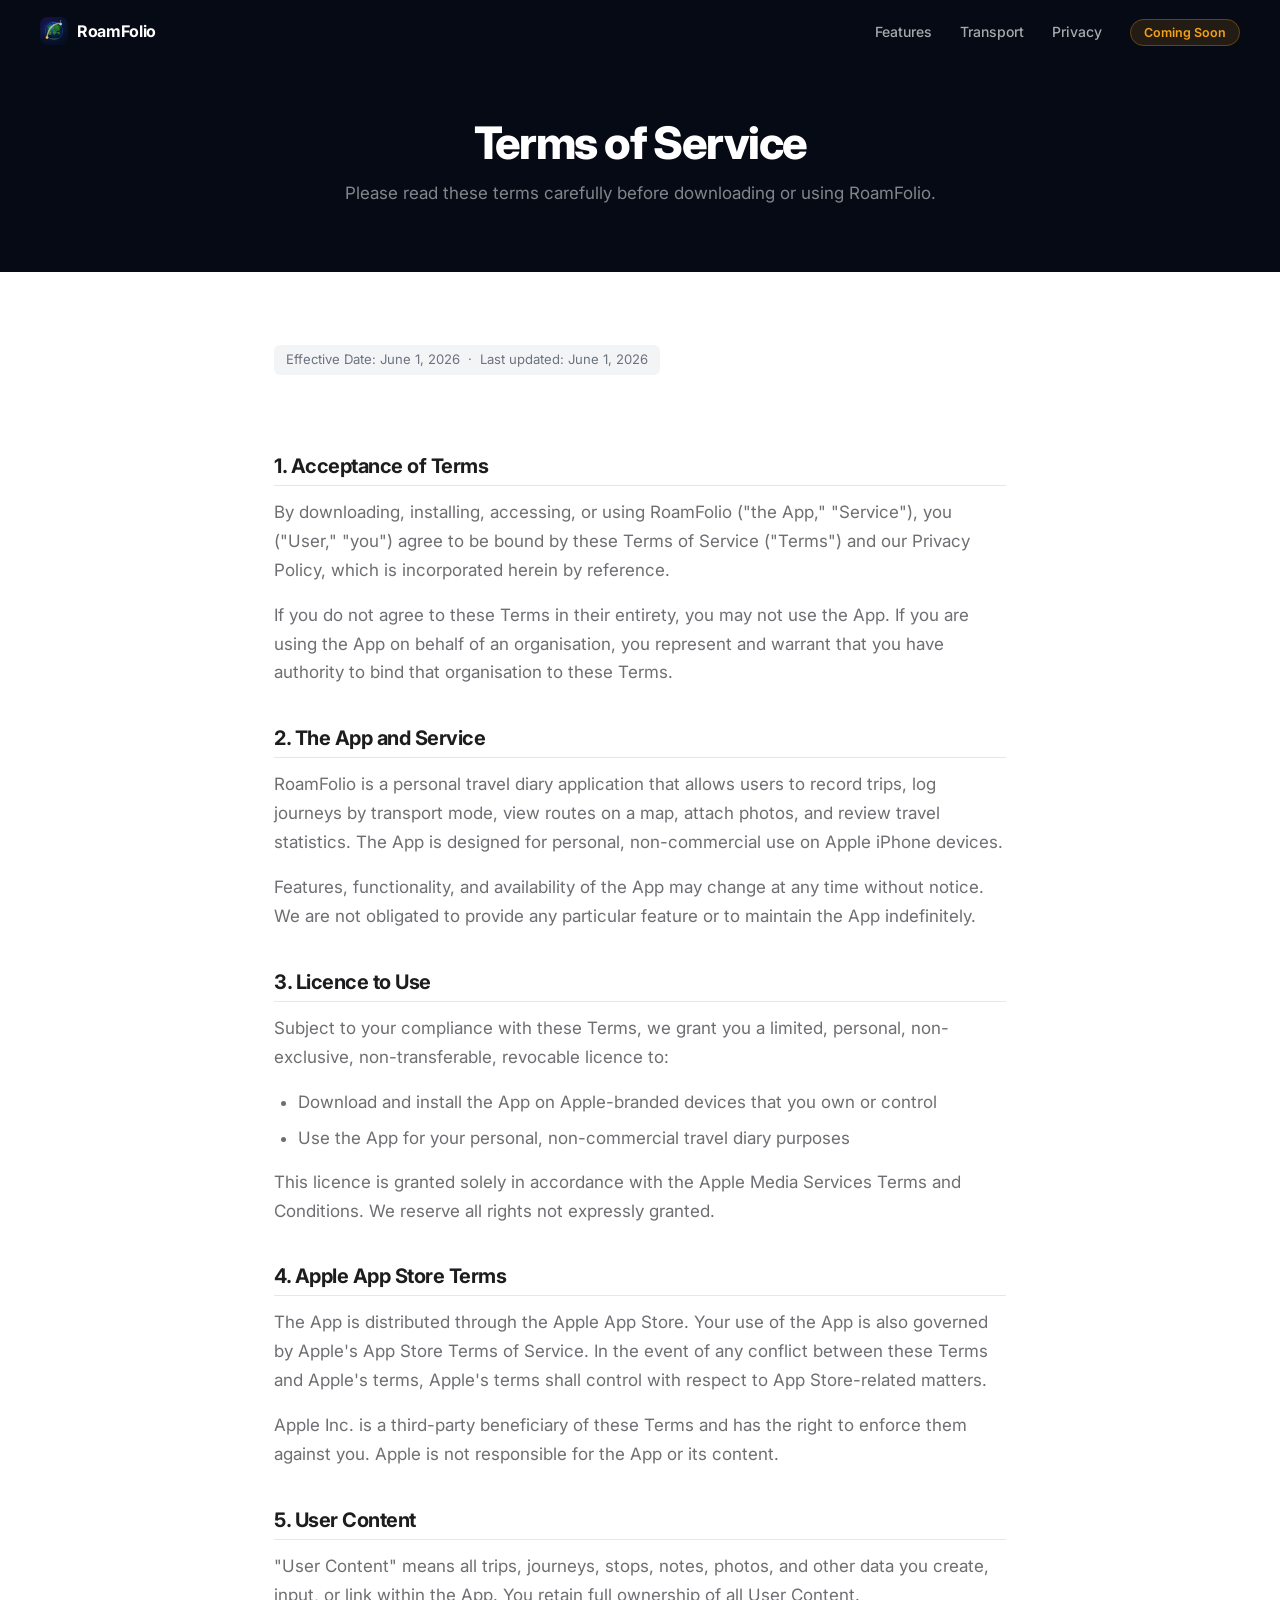
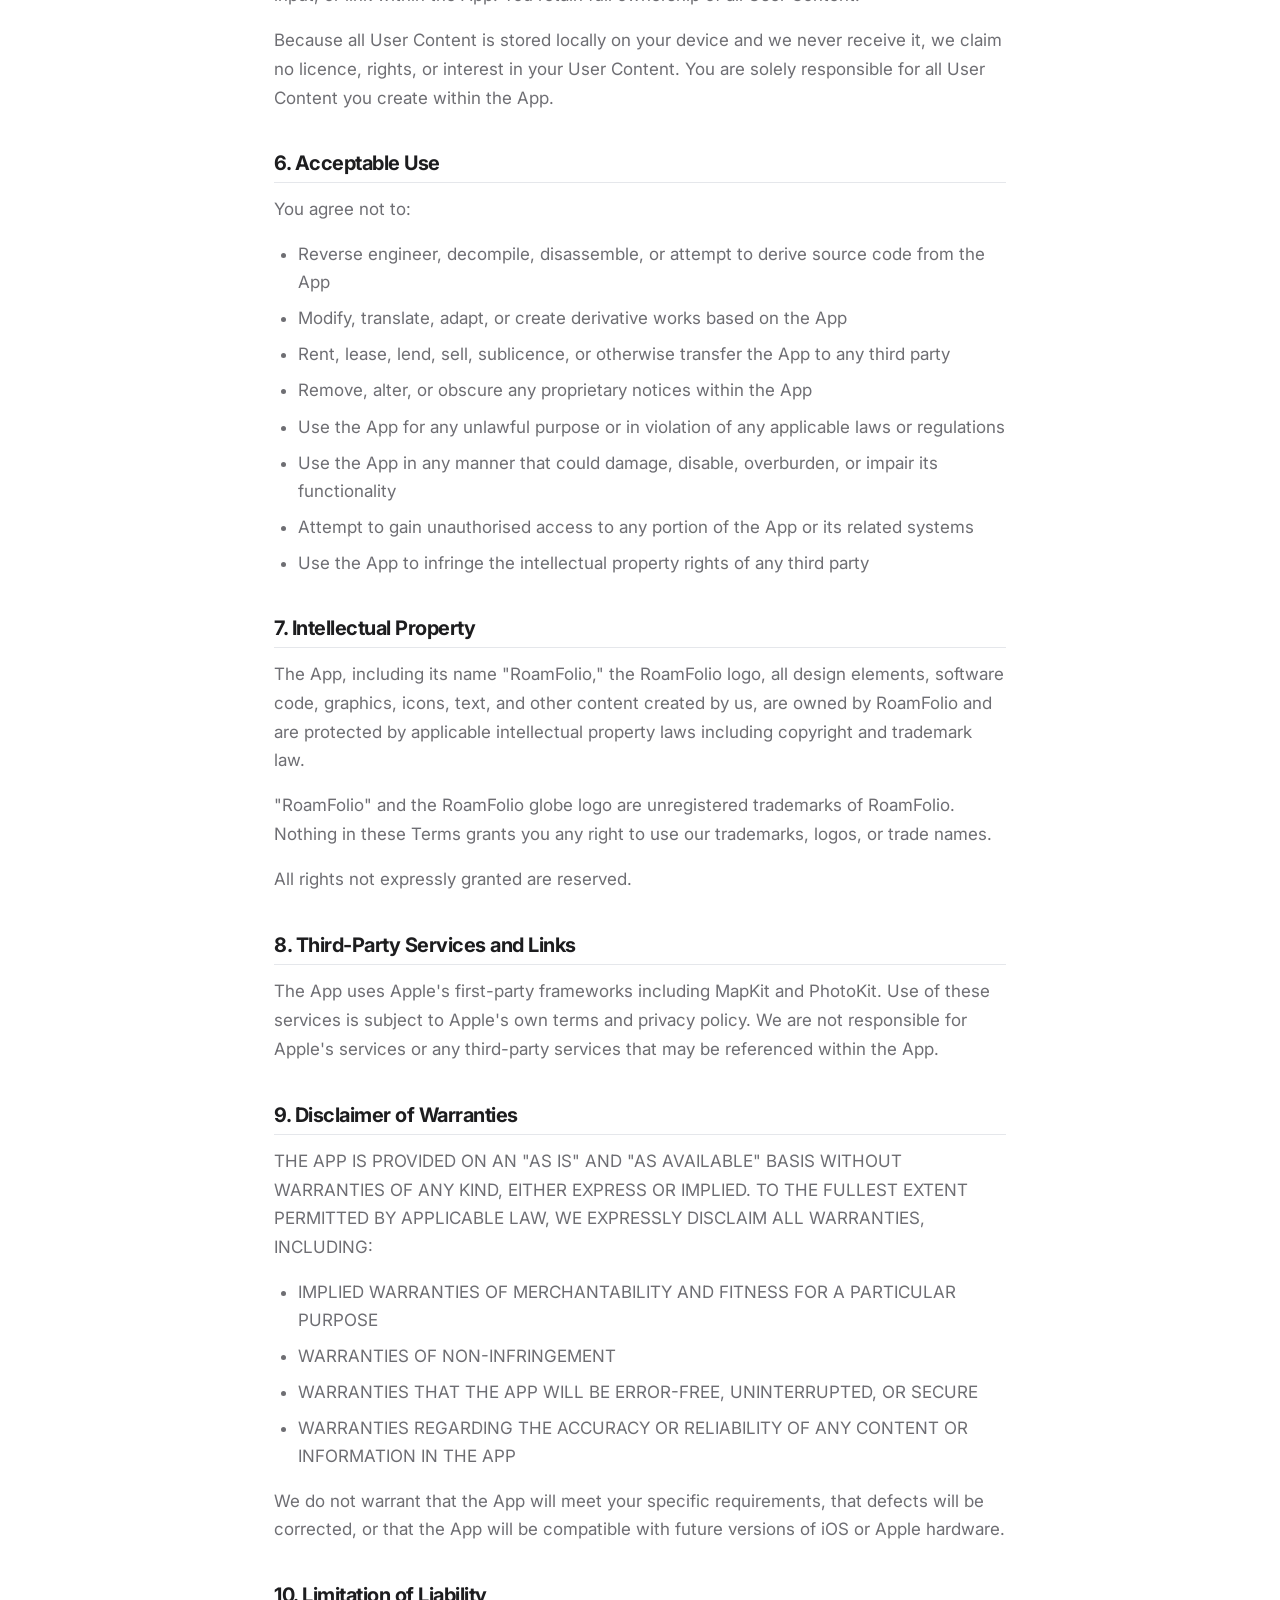
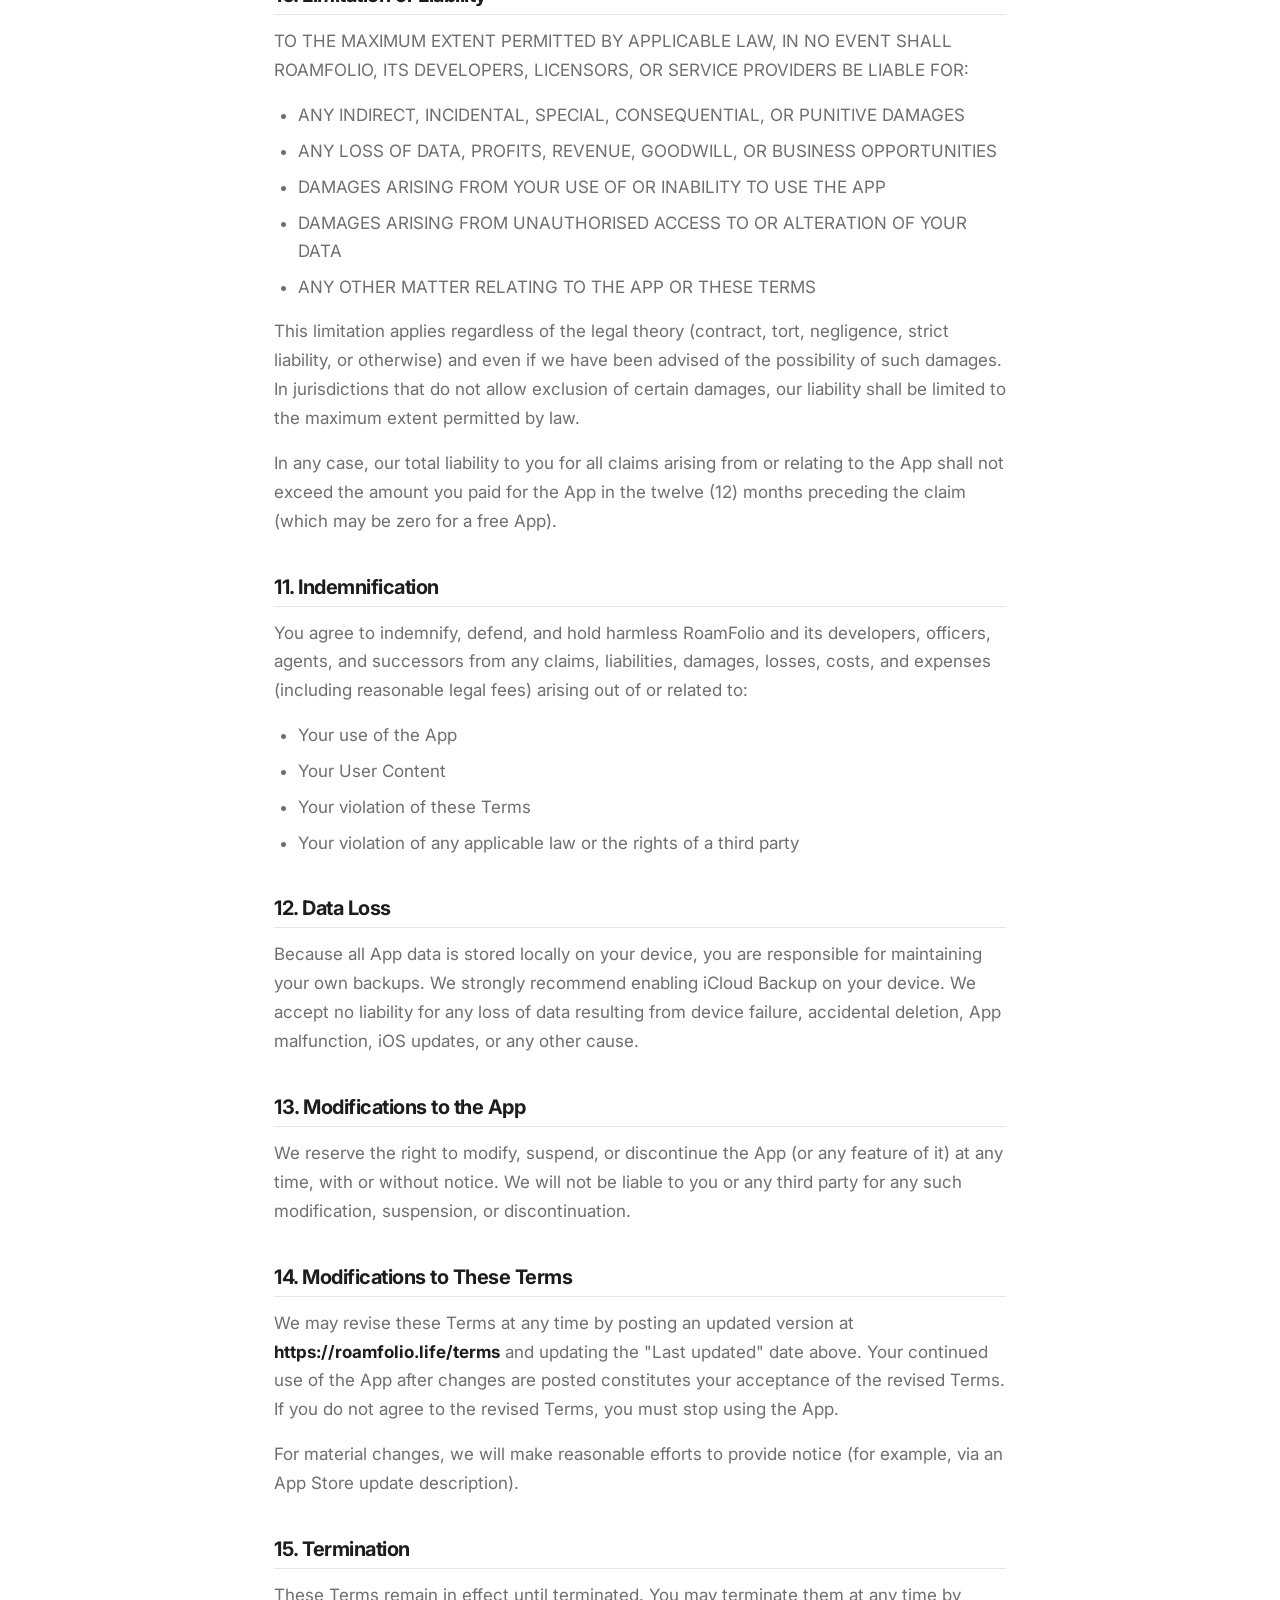
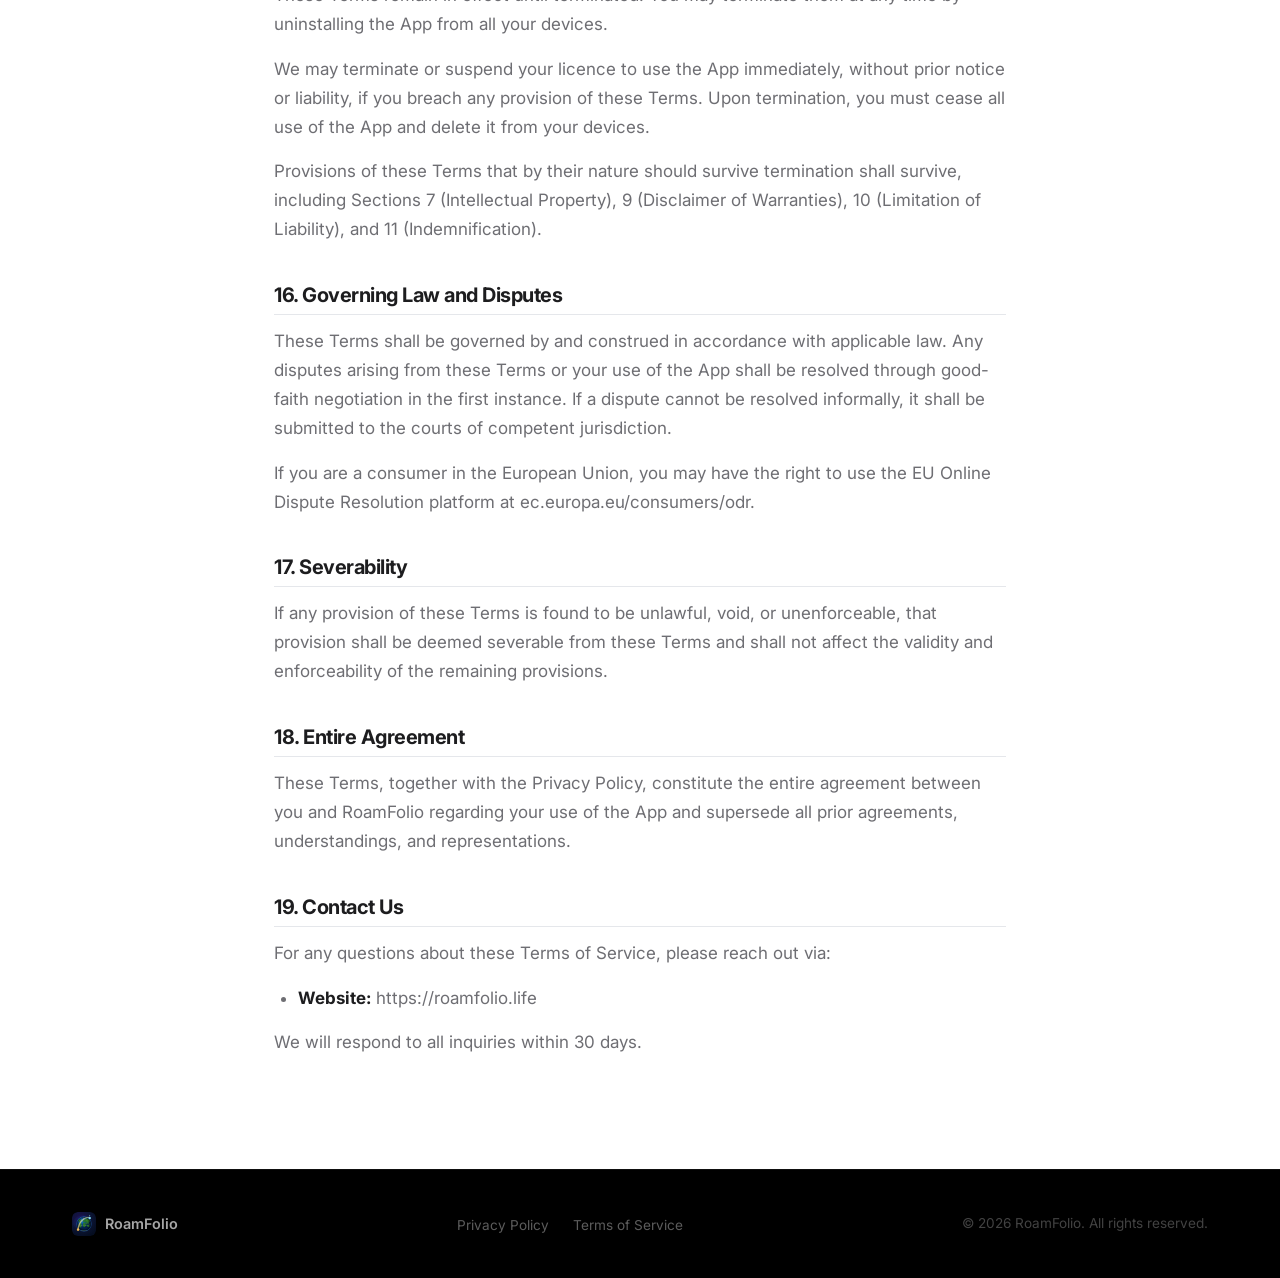
<file: terms.html>
<!DOCTYPE html>
<html lang="en">
<head>
  <meta charset="UTF-8"/>
  <meta name="viewport" content="width=device-width, initial-scale=1.0"/>
  <title>Terms of Service — RoamFolio</title>
  <meta name="description" content="RoamFolio Terms of Service."/>
  <link rel="preconnect" href="https://fonts.googleapis.com"/>
  <link rel="preconnect" href="https://fonts.gstatic.com" crossorigin/>
  <link href="https://fonts.googleapis.com/css2?family=Inter:ital,wght@0,300;0,400;0,500;0,600;0,700;0,800;0,900;1,400&display=swap" rel="stylesheet"/>
  <link rel="icon" type="image/svg+xml" href="assets/logo-icon.svg"/>
  <link rel="stylesheet" href="css/styles.css"/>
</head>
<body>

<nav class="site-nav scrolled" role="navigation" aria-label="Main">
  <div class="nav-inner">
    <a href="index.html" class="nav-logo" aria-label="RoamFolio home">
      <img src="assets/logo-icon.svg" alt="RoamFolio" width="28" height="28"/>
      <span>RoamFolio</span>
    </a>
    <ul class="nav-links">
      <li><a href="index.html#features">Features</a></li>
      <li><a href="index.html#modes">Transport</a></li>
      <li><a href="privacy.html">Privacy</a></li>
      <li><span class="nav-badge">Coming Soon</span></li>
    </ul>
    <button class="nav-toggle" id="navToggle" aria-label="Open menu" aria-expanded="false">
      <span></span><span></span><span></span>
    </button>
  </div>
</nav>

<section class="doc-hero">
  <div class="container">
    <h1>Terms of Service</h1>
    <p>Please read these terms carefully before downloading or using RoamFolio.</p>
  </div>
</section>

<main class="doc-body">
  <span class="doc-last-updated">Effective Date: June 1, 2026 &nbsp;·&nbsp; Last updated: June 1, 2026</span>

  <h2>1. Acceptance of Terms</h2>
  <p>
    By downloading, installing, accessing, or using RoamFolio ("the App," "Service"), you
    ("User," "you") agree to be bound by these Terms of Service ("Terms") and our
    <a href="privacy.html">Privacy Policy</a>, which is incorporated herein by reference.
  </p>
  <p>
    If you do not agree to these Terms in their entirety, you may not use the App. If you are
    using the App on behalf of an organisation, you represent and warrant that you have authority
    to bind that organisation to these Terms.
  </p>

  <h2>2. The App and Service</h2>
  <p>
    RoamFolio is a personal travel diary application that allows users to record trips, log
    journeys by transport mode, view routes on a map, attach photos, and review travel statistics.
    The App is designed for personal, non-commercial use on Apple iPhone devices.
  </p>
  <p>
    Features, functionality, and availability of the App may change at any time without notice.
    We are not obligated to provide any particular feature or to maintain the App indefinitely.
  </p>

  <h2>3. Licence to Use</h2>
  <p>
    Subject to your compliance with these Terms, we grant you a limited, personal,
    non-exclusive, non-transferable, revocable licence to:
  </p>
  <ul>
    <li>Download and install the App on Apple-branded devices that you own or control</li>
    <li>Use the App for your personal, non-commercial travel diary purposes</li>
  </ul>
  <p>
    This licence is granted solely in accordance with the Apple Media Services Terms and
    Conditions. We reserve all rights not expressly granted.
  </p>

  <h2>4. Apple App Store Terms</h2>
  <p>
    The App is distributed through the Apple App Store. Your use of the App is also governed
    by Apple's App Store Terms of Service. In the event of any conflict between these Terms
    and Apple's terms, Apple's terms shall control with respect to App Store-related matters.
  </p>
  <p>
    Apple Inc. is a third-party beneficiary of these Terms and has the right to enforce them
    against you. Apple is not responsible for the App or its content.
  </p>

  <h2>5. User Content</h2>
  <p>
    "User Content" means all trips, journeys, stops, notes, photos, and other data you create,
    input, or link within the App. You retain full ownership of all User Content.
  </p>
  <p>
    Because all User Content is stored locally on your device and we never receive it, we
    claim no licence, rights, or interest in your User Content. You are solely responsible
    for all User Content you create within the App.
  </p>

  <h2>6. Acceptable Use</h2>
  <p>You agree not to:</p>
  <ul>
    <li>Reverse engineer, decompile, disassemble, or attempt to derive source code from the App</li>
    <li>Modify, translate, adapt, or create derivative works based on the App</li>
    <li>Rent, lease, lend, sell, sublicence, or otherwise transfer the App to any third party</li>
    <li>Remove, alter, or obscure any proprietary notices within the App</li>
    <li>Use the App for any unlawful purpose or in violation of any applicable laws or regulations</li>
    <li>Use the App in any manner that could damage, disable, overburden, or impair its functionality</li>
    <li>Attempt to gain unauthorised access to any portion of the App or its related systems</li>
    <li>Use the App to infringe the intellectual property rights of any third party</li>
  </ul>

  <h2>7. Intellectual Property</h2>
  <p>
    The App, including its name "RoamFolio," the RoamFolio logo, all design elements, software
    code, graphics, icons, text, and other content created by us, are owned by RoamFolio and
    are protected by applicable intellectual property laws including copyright and trademark law.
  </p>
  <p>
    "RoamFolio" and the RoamFolio globe logo are unregistered trademarks of RoamFolio. Nothing
    in these Terms grants you any right to use our trademarks, logos, or trade names.
  </p>
  <p>
    All rights not expressly granted are reserved.
  </p>

  <h2>8. Third-Party Services and Links</h2>
  <p>
    The App uses Apple's first-party frameworks including MapKit and PhotoKit. Use of these
    services is subject to Apple's own terms and privacy policy. We are not responsible for
    Apple's services or any third-party services that may be referenced within the App.
  </p>

  <h2>9. Disclaimer of Warranties</h2>
  <p>
    THE APP IS PROVIDED ON AN "AS IS" AND "AS AVAILABLE" BASIS WITHOUT WARRANTIES OF ANY
    KIND, EITHER EXPRESS OR IMPLIED. TO THE FULLEST EXTENT PERMITTED BY APPLICABLE LAW, WE
    EXPRESSLY DISCLAIM ALL WARRANTIES, INCLUDING:
  </p>
  <ul>
    <li>IMPLIED WARRANTIES OF MERCHANTABILITY AND FITNESS FOR A PARTICULAR PURPOSE</li>
    <li>WARRANTIES OF NON-INFRINGEMENT</li>
    <li>WARRANTIES THAT THE APP WILL BE ERROR-FREE, UNINTERRUPTED, OR SECURE</li>
    <li>WARRANTIES REGARDING THE ACCURACY OR RELIABILITY OF ANY CONTENT OR INFORMATION IN THE APP</li>
  </ul>
  <p>
    We do not warrant that the App will meet your specific requirements, that defects will be
    corrected, or that the App will be compatible with future versions of iOS or Apple hardware.
  </p>

  <h2>10. Limitation of Liability</h2>
  <p>
    TO THE MAXIMUM EXTENT PERMITTED BY APPLICABLE LAW, IN NO EVENT SHALL ROAMFOLIO, ITS
    DEVELOPERS, LICENSORS, OR SERVICE PROVIDERS BE LIABLE FOR:
  </p>
  <ul>
    <li>ANY INDIRECT, INCIDENTAL, SPECIAL, CONSEQUENTIAL, OR PUNITIVE DAMAGES</li>
    <li>ANY LOSS OF DATA, PROFITS, REVENUE, GOODWILL, OR BUSINESS OPPORTUNITIES</li>
    <li>DAMAGES ARISING FROM YOUR USE OF OR INABILITY TO USE THE APP</li>
    <li>DAMAGES ARISING FROM UNAUTHORISED ACCESS TO OR ALTERATION OF YOUR DATA</li>
    <li>ANY OTHER MATTER RELATING TO THE APP OR THESE TERMS</li>
  </ul>
  <p>
    This limitation applies regardless of the legal theory (contract, tort, negligence,
    strict liability, or otherwise) and even if we have been advised of the possibility of
    such damages. In jurisdictions that do not allow exclusion of certain damages, our
    liability shall be limited to the maximum extent permitted by law.
  </p>
  <p>
    In any case, our total liability to you for all claims arising from or relating to the
    App shall not exceed the amount you paid for the App in the twelve (12) months preceding
    the claim (which may be zero for a free App).
  </p>

  <h2>11. Indemnification</h2>
  <p>
    You agree to indemnify, defend, and hold harmless RoamFolio and its developers, officers,
    agents, and successors from any claims, liabilities, damages, losses, costs, and expenses
    (including reasonable legal fees) arising out of or related to:
  </p>
  <ul>
    <li>Your use of the App</li>
    <li>Your User Content</li>
    <li>Your violation of these Terms</li>
    <li>Your violation of any applicable law or the rights of a third party</li>
  </ul>

  <h2>12. Data Loss</h2>
  <p>
    Because all App data is stored locally on your device, you are responsible for maintaining
    your own backups. We strongly recommend enabling iCloud Backup on your device. We accept
    no liability for any loss of data resulting from device failure, accidental deletion,
    App malfunction, iOS updates, or any other cause.
  </p>

  <h2>13. Modifications to the App</h2>
  <p>
    We reserve the right to modify, suspend, or discontinue the App (or any feature of it)
    at any time, with or without notice. We will not be liable to you or any third party for
    any such modification, suspension, or discontinuation.
  </p>

  <h2>14. Modifications to These Terms</h2>
  <p>
    We may revise these Terms at any time by posting an updated version at
    <strong>https://roamfolio.life/terms</strong> and updating the "Last updated" date above.
    Your continued use of the App after changes are posted constitutes your acceptance of the
    revised Terms. If you do not agree to the revised Terms, you must stop using the App.
  </p>
  <p>
    For material changes, we will make reasonable efforts to provide notice (for example,
    via an App Store update description).
  </p>

  <h2>15. Termination</h2>
  <p>
    These Terms remain in effect until terminated. You may terminate them at any time by
    uninstalling the App from all your devices.
  </p>
  <p>
    We may terminate or suspend your licence to use the App immediately, without prior notice
    or liability, if you breach any provision of these Terms. Upon termination, you must cease
    all use of the App and delete it from your devices.
  </p>
  <p>
    Provisions of these Terms that by their nature should survive termination shall survive,
    including Sections 7 (Intellectual Property), 9 (Disclaimer of Warranties), 10 (Limitation
    of Liability), and 11 (Indemnification).
  </p>

  <h2>16. Governing Law and Disputes</h2>
  <p>
    These Terms shall be governed by and construed in accordance with applicable law. Any
    disputes arising from these Terms or your use of the App shall be resolved through
    good-faith negotiation in the first instance. If a dispute cannot be resolved informally,
    it shall be submitted to the courts of competent jurisdiction.
  </p>
  <p>
    If you are a consumer in the European Union, you may have the right to use the EU Online
    Dispute Resolution platform at <a href="https://ec.europa.eu/consumers/odr" target="_blank" rel="noopener">ec.europa.eu/consumers/odr</a>.
  </p>

  <h2>17. Severability</h2>
  <p>
    If any provision of these Terms is found to be unlawful, void, or unenforceable, that
    provision shall be deemed severable from these Terms and shall not affect the validity
    and enforceability of the remaining provisions.
  </p>

  <h2>18. Entire Agreement</h2>
  <p>
    These Terms, together with the Privacy Policy, constitute the entire agreement between
    you and RoamFolio regarding your use of the App and supersede all prior agreements,
    understandings, and representations.
  </p>

  <h2>19. Contact Us</h2>
  <p>
    For any questions about these Terms of Service, please reach out via:
  </p>
  <ul>
    <li><strong>Website:</strong> <a href="https://roamfolio.life">https://roamfolio.life</a></li>
  </ul>
  <p>We will respond to all inquiries within 30 days.</p>
</main>

<footer class="site-footer">
  <div class="container">
    <div class="footer-inner">
      <a href="index.html" class="footer-logo">
        <img src="assets/logo-icon.svg" alt="" width="28" height="28"/>
        RoamFolio
      </a>
      <ul class="footer-links">
        <li><a href="privacy.html">Privacy Policy</a></li>
        <li><a href="terms.html">Terms of Service</a></li>
      </ul>
      <p class="footer-copy">© 2026 RoamFolio. All rights reserved.</p>
    </div>
  </div>
</footer>

<script src="js/main.js" defer></script>
</body>
</html>
</file>
<file: css/styles.css>
/* RoamFolio — Styles */

/* Variables */
:root {
  --dark:    #050A14;
  --darker:  #000000;
  --navy:    #0A1526;
  --light:   #F5F5F7;
  --gold:    #F4A01A;
  --gold-l:  #FBBF24;
  --blue:    #3B74CE;
  --sky:     #60A8DF;
  --white:   #FFFFFF;
  --t-dark:  #1D1D1F;
  --t-mid:   #6E6E73;

  --r-sm: 12px;
  --r-md: 18px;
  --r-lg: 24px;
  --r-xl: 100px;

  --ease: cubic-bezier(0.22, 1, 0.36, 1);
  --max-w: 1200px;
  --nav-h: 62px;
}

/* Reset */
*, *::before, *::after { box-sizing: border-box; margin: 0; padding: 0; }
html { scroll-behavior: smooth; -webkit-text-size-adjust: 100%; }
img, svg { display: block; max-width: 100%; }
a { color: inherit; text-decoration: none; }
button { cursor: pointer; border: none; background: none; font: inherit; }

/* Base */
body {
  font-family: 'Inter', system-ui, -apple-system, sans-serif;
  font-size: 1.0625rem;
  line-height: 1.65;
  color: var(--t-dark);
  background: #fff;
  overflow-x: hidden;
  -webkit-font-smoothing: antialiased;
  -moz-osx-font-smoothing: grayscale;
}
.container {
  max-width: var(--max-w);
  margin: 0 auto;
  padding: 0 32px;
}

/* Typography */
h1 {
  font-size: clamp(3rem, 6.5vw, 5.2rem);
  font-weight: 800;
  line-height: 1.06;
  letter-spacing: -0.035em;
}
h2 {
  font-size: clamp(2rem, 4.2vw, 3.4rem);
  font-weight: 800;
  line-height: 1.1;
  letter-spacing: -0.025em;
}
h3 {
  font-size: clamp(1.05rem, 1.8vw, 1.25rem);
  font-weight: 700;
  letter-spacing: -0.01em;
}
p { line-height: 1.7; }
.gold-text { color: var(--gold); }

/* Section labels */
.section-eyebrow {
  font-size: 0.76rem;
  font-weight: 700;
  letter-spacing: 0.13em;
  text-transform: uppercase;
  color: var(--blue);
  margin-bottom: 14px;
  display: block;
}
.section-eyebrow.light { color: var(--sky); }
.section-h2 {
  color: var(--t-dark);
  margin-bottom: 56px;
}
.section-h2.light { color: white; }
.section-sub {
  font-size: 1.05rem;
  color: var(--t-mid);
  max-width: 58ch;
  margin-bottom: 56px;
}
.section-sub.light { color: rgba(255,255,255,0.52); }

/* NAV */
.site-nav {
  position: fixed;
  top: 0; left: 0; right: 0;
  z-index: 200;
  height: var(--nav-h);
  display: flex;
  align-items: center;
  padding: 0 32px;
  transition: background 0.35s ease, box-shadow 0.35s ease;
}
.site-nav.scrolled {
  background: rgba(5,10,20,0.82);
  backdrop-filter: blur(24px);
  -webkit-backdrop-filter: blur(24px);
  box-shadow: 0 1px 0 rgba(255,255,255,0.07);
}
.nav-inner {
  max-width: var(--max-w);
  width: 100%;
  margin: 0 auto;
  display: flex;
  align-items: center;
  justify-content: space-between;
}
.nav-logo {
  display: flex;
  align-items: center;
  gap: 9px;
  color: white;
  font-weight: 700;
  font-size: 1rem;
  letter-spacing: -0.02em;
}
.nav-logo img { width: 28px; height: 28px; border-radius: 7px; }
.nav-links {
  display: flex;
  align-items: center;
  gap: 28px;
  list-style: none;
}
.nav-links a {
  color: rgba(255,255,255,0.65);
  font-size: 0.875rem;
  font-weight: 500;
  transition: color 0.2s;
}
.nav-links a:hover { color: white; }
.nav-badge {
  background: rgba(244,160,26,0.12);
  border: 1px solid rgba(244,160,26,0.3);
  color: var(--gold);
  font-size: 0.78rem;
  font-weight: 600;
  padding: 5px 13px;
  border-radius: var(--r-xl);
}
.nav-toggle {
  display: none;
  flex-direction: column;
  gap: 5px;
  padding: 4px;
}
.nav-toggle span {
  display: block;
  width: 22px; height: 2px;
  background: white;
  border-radius: 2px;
  transition: 0.25s var(--ease);
}

/* HERO */
.hero {
  min-height: 100svh;
  background: var(--dark);
  position: relative;
  overflow: hidden;
  display: flex;
  align-items: center;
  padding: var(--nav-h) 0 0;
}
.hero-bg {
  position: absolute;
  inset: 0;
  pointer-events: none;
  will-change: transform;
}
.hero-grid {
  position: absolute;
  inset: 0;
  background-image:
    linear-gradient(rgba(59,116,206,0.07) 1px, transparent 1px),
    linear-gradient(90deg, rgba(59,116,206,0.07) 1px, transparent 1px);
  background-size: 56px 56px;
  mask-image: radial-gradient(ellipse 90% 85% at 50% 38%, black 28%, transparent 100%);
  -webkit-mask-image: radial-gradient(ellipse 90% 85% at 50% 38%, black 28%, transparent 100%);
}
.hero-glow {
  position: absolute;
  border-radius: 50%;
  pointer-events: none;
}
.g1 {
  top: -80px; left: 18%;
  width: 640px; height: 520px;
  background: radial-gradient(ellipse, rgba(59,116,206,0.22) 0%, transparent 68%);
  filter: blur(60px);
}
.g2 {
  bottom: -80px; right: 12%;
  width: 440px; height: 380px;
  background: radial-gradient(ellipse, rgba(244,160,26,0.10) 0%, transparent 70%);
  filter: blur(80px);
}
.hero-routes {
  position: absolute;
  inset: 0;
  width: 100%; height: 100%;
}
.hr {
  fill: none;
  stroke: rgba(255,255,255,0.055);
  stroke-width: 1.5;
}
.hr-1 {
  stroke-dasharray: 2000;
  stroke-dashoffset: 2000;
  animation: drawLine 3.8s var(--ease) forwards 0.4s;
}
.hr-2 {
  stroke-dasharray: 1900;
  stroke-dashoffset: 1900;
  animation: drawLine 3.8s var(--ease) forwards 0.9s;
}
.hr-3 {
  stroke-dasharray: 1500;
  stroke-dashoffset: 1500;
  animation: drawLine 3.8s var(--ease) forwards 1.4s;
}
.hr-dot {
  fill: var(--gold);
  opacity: 0;
  animation: dotFade 0.6s ease forwards;
}
.hd-1 { animation-delay: 2.5s; }
.hd-2 { animation-delay: 3.0s; }
.hd-3 { animation-delay: 2.8s; }
@keyframes drawLine { to { stroke-dashoffset: 0; } }
@keyframes dotFade  { to { opacity: 0.55; } }

.hero-container {
  display: grid;
  grid-template-columns: 1fr 1fr;
  gap: 72px;
  align-items: center;
  padding-top: 80px;
  padding-bottom: 80px;
  position: relative;
  z-index: 1;
  width: 100%;
}
.hero-copy { color: white; }
.hero-eyebrow {
  display: inline-flex;
  align-items: center;
  gap: 9px;
  font-size: 0.78rem;
  font-weight: 600;
  letter-spacing: 0.1em;
  text-transform: uppercase;
  color: var(--gold);
  margin-bottom: 26px;
}
.eyebrow-pip {
  width: 7px; height: 7px;
  border-radius: 50%;
  background: var(--gold);
  flex-shrink: 0;
  animation: pip 2.2s ease-in-out infinite;
}
@keyframes pip {
  0%, 100% { opacity: 1; transform: scale(1); }
  50%       { opacity: 0.4; transform: scale(0.7); }
}
.hero-h1 {
  color: white;
  margin-bottom: 22px;
}
.hero-h1 em {
  font-style: italic;
  background: linear-gradient(110deg, #F4A01A 0%, #FBBF24 45%, #FB923C 100%);
  -webkit-background-clip: text;
  background-clip: text;
  -webkit-text-fill-color: transparent;
}
.hero-sub {
  color: rgba(255,255,255,0.58);
  font-size: 1.08rem;
  line-height: 1.72;
  max-width: 46ch;
  margin-bottom: 38px;
}
.hero-actions {
  display: flex;
  align-items: center;
  gap: 22px;
  flex-wrap: wrap;
}
.appstore-pill {
  display: inline-flex;
  align-items: center;
  gap: 9px;
  background: rgba(255,255,255,0.07);
  border: 1.5px solid rgba(255,255,255,0.18);
  color: rgba(255,255,255,0.82);
  font-size: 0.88rem;
  font-weight: 600;
  padding: 12px 22px;
  border-radius: var(--r-xl);
  backdrop-filter: blur(8px);
  transition: background 0.22s, border-color 0.22s;
}
.appstore-pill:hover {
  background: rgba(255,255,255,0.12);
  border-color: rgba(255,255,255,0.32);
}
.arrow-link {
  display: inline-flex;
  align-items: center;
  gap: 5px;
  color: var(--gold);
  font-size: 0.9rem;
  font-weight: 600;
  transition: gap 0.2s var(--ease);
}
.arrow-link:hover { gap: 10px; }

/* Hero visual */
.hero-visual {
  position: relative;
  display: flex;
  justify-content: center;
  align-items: center;
  padding: 40px 0;
}
.app-icon-wrap {
  position: relative;
  width: clamp(200px, 30vw, 340px);
  aspect-ratio: 1;
}
.app-icon-glow {
  position: absolute;
  inset: -35%;
  background: radial-gradient(ellipse, rgba(59,116,206,0.28) 0%, transparent 68%);
  animation: breathe 4.5s ease-in-out infinite;
  border-radius: 50%;
}
@keyframes breathe {
  0%, 100% { transform: scale(1); opacity: 0.6; }
  50%       { transform: scale(1.12); opacity: 1; }
}
.app-icon-img {
  width: 100%; height: 100%;
  border-radius: 22.5%;
  box-shadow:
    0 0 0 1px rgba(255,255,255,0.09),
    0 28px 80px rgba(0,0,0,0.72),
    0 0 80px rgba(59,116,206,0.18);
  animation: float 7s ease-in-out infinite;
  will-change: transform;
}
@keyframes float {
  0%, 100% { transform: translateY(0px) rotate(-0.8deg); }
  50%       { transform: translateY(-16px) rotate(0.8deg); }
}

/* Floating tags */
.float-tag {
  position: absolute;
  background: rgba(255,255,255,0.07);
  backdrop-filter: blur(16px);
  -webkit-backdrop-filter: blur(16px);
  border: 1px solid rgba(255,255,255,0.14);
  color: rgba(255,255,255,0.9);
  font-size: 0.78rem;
  font-weight: 600;
  padding: 8px 16px;
  border-radius: var(--r-xl);
  white-space: nowrap;
  pointer-events: none;
}
.f-tag-1 { top: 8%;   left: -12%; animation: floatA 6s ease-in-out infinite; }
.f-tag-2 { top: 48%;  right: -18%; animation: floatA 6s ease-in-out infinite 2.1s; }
.f-tag-3 { bottom: 9%; left: -8%; animation: floatA 6s ease-in-out infinite 1.1s; }
@keyframes floatA {
  0%, 100% { transform: translateY(0); }
  50%       { transform: translateY(-9px); }
}

/* REVEAL (load) */
[data-reveal] {
  opacity: 0;
  transform: translateY(26px);
  transition:
    opacity 0.75s var(--ease),
    transform 0.75s var(--ease);
  transition-delay: var(--delay, 0ms);
}
[data-reveal].revealed {
  opacity: 1;
  transform: none;
}

/* SCROLL REVEAL */
[data-scroll-reveal] {
  opacity: 0;
  transform: translateY(36px);
  transition:
    opacity 0.68s var(--ease),
    transform 0.68s var(--ease);
  transition-delay: var(--delay, 0ms);
}
[data-scroll-reveal].in-view {
  opacity: 1;
  transform: none;
}

/* MARQUEE */
.marquee-wrap {
  background: var(--dark);
  border-top: 1px solid rgba(255,255,255,0.06);
  border-bottom: 1px solid rgba(255,255,255,0.06);
  overflow: hidden;
  padding: 16px 0;
}
.marquee-inner { overflow: hidden; white-space: nowrap; }
.marquee-track {
  display: inline-flex;
  align-items: center;
  gap: 18px;
  animation: marquee 32s linear infinite;
  white-space: nowrap;
}
.marquee-track span {
  font-size: 0.85rem;
  font-weight: 500;
  color: rgba(255,255,255,0.42);
  letter-spacing: 0.02em;
  flex-shrink: 0;
}
.mq-sep { color: rgba(255,255,255,0.12) !important; }
@keyframes marquee {
  from { transform: translateX(0); }
  to   { transform: translateX(-50%); }
}

/* STATS */
.stats-section {
  background: var(--dark);
  padding: 80px 0;
  border-bottom: 1px solid rgba(255,255,255,0.06);
}
.stats-grid {
  display: grid;
  grid-template-columns: repeat(4, 1fr);
  gap: 1px;
  background: rgba(255,255,255,0.06);
  border: 1px solid rgba(255,255,255,0.06);
  border-radius: var(--r-lg);
  overflow: hidden;
}
.stat-item {
  background: var(--dark);
  padding: 40px 36px;
  text-align: center;
}
.stat-number {
  font-size: clamp(2.6rem, 5vw, 3.8rem);
  font-weight: 800;
  letter-spacing: -0.04em;
  background: linear-gradient(160deg, #ffffff 30%, rgba(255,255,255,0.5) 100%);
  -webkit-background-clip: text;
  background-clip: text;
  -webkit-text-fill-color: transparent;
  line-height: 1;
  margin-bottom: 10px;
  font-variant-numeric: tabular-nums;
}
.stat-label {
  font-size: 0.85rem;
  color: rgba(255,255,255,0.42);
  font-weight: 500;
  letter-spacing: 0.01em;
}

/* HOW IT WORKS */
.how-section {
  background: var(--light);
  padding: 120px 0;
}
.how-section .section-h2 { margin-bottom: 56px; }
.steps-grid {
  display: grid;
  grid-template-columns: repeat(3, 1fr);
  gap: 20px;
}
.step-card {
  background: white;
  border-radius: var(--r-lg);
  padding: 44px 36px;
  box-shadow: 0 2px 20px rgba(0,0,0,0.055);
  transition: transform 0.32s var(--ease), box-shadow 0.32s var(--ease);
}
.step-card:hover {
  transform: translateY(-6px);
  box-shadow: 0 18px 52px rgba(0,0,0,0.11);
}
.step-n {
  font-size: 0.7rem;
  font-weight: 800;
  letter-spacing: 0.12em;
  color: var(--gold);
  margin-bottom: 18px;
  font-variant-numeric: tabular-nums;
}
.step-card h3 { color: var(--t-dark); margin-bottom: 10px; }
.step-card p  { font-size: 0.93rem; color: var(--t-mid); }

/* FEATURES */
.features-section {
  background: var(--navy);
  padding: 120px 0;
}
.features-bento {
  display: grid;
  grid-template-columns: repeat(3, 1fr);
  gap: 14px;
}
.feat-large { grid-column: span 2; }
.feat-privacy { grid-column: span 3; display: grid; grid-template-columns: 1fr 1fr; gap: 40px; align-items: center; }

.feat-card {
  background: rgba(255,255,255,0.045);
  border: 1px solid rgba(255,255,255,0.08);
  border-radius: var(--r-lg);
  padding: 36px 32px;
  transition:
    background 0.28s,
    border-color 0.28s,
    transform 0.32s var(--ease);
}
.feat-card:hover {
  background: rgba(255,255,255,0.075);
  border-color: rgba(255,255,255,0.14);
  transform: translateY(-4px);
}
.feat-large {
  padding: 44px 40px;
  min-height: 240px;
  background:
    radial-gradient(ellipse at 90% 0%, rgba(59,116,206,0.2) 0%, transparent 55%),
    rgba(255,255,255,0.045);
}
.feat-icon {
  font-size: 2.2rem;
  margin-bottom: 18px;
  display: block;
}
.feat-card h3 { color: white; margin-bottom: 10px; }
.feat-card p  { font-size: 0.9rem; color: rgba(255,255,255,0.5); line-height: 1.65; }
.feat-privacy-content h3 { color: white; margin-bottom: 10px; }
.feat-privacy-content p  { font-size: 0.9rem; color: rgba(255,255,255,0.5); }
.feat-privacy-pills {
  display: flex;
  flex-wrap: wrap;
  gap: 10px;
  justify-content: flex-end;
}
.feat-privacy-pills span {
  background: rgba(255,255,255,0.06);
  border: 1px solid rgba(255,255,255,0.1);
  color: rgba(255,255,255,0.7);
  font-size: 0.8rem;
  font-weight: 600;
  padding: 7px 16px;
  border-radius: var(--r-xl);
}

/* TRANSPORT MODES */
.modes-section {
  background: var(--darker);
  padding: 120px 0;
  position: relative;
  overflow: hidden;
}
.modes-section::before {
  content: '';
  position: absolute;
  inset: 0;
  background-image:
    linear-gradient(rgba(59,116,206,0.038) 1px, transparent 1px),
    linear-gradient(90deg, rgba(59,116,206,0.038) 1px, transparent 1px);
  background-size: 44px 44px;
  pointer-events: none;
}
.modes-grid {
  display: grid;
  grid-template-columns: repeat(4, 1fr);
  gap: 14px;
  position: relative;
  z-index: 1;
}
.mode-card {
  background: rgba(255,255,255,0.04);
  border: 1px solid rgba(255,255,255,0.07);
  border-radius: var(--r-md);
  padding: 26px 22px;
  transition:
    background 0.28s,
    border-color 0.28s,
    transform 0.32s var(--ease);
}
.mode-card:hover {
  background: rgba(255,255,255,0.08);
  border-color: rgba(255,255,255,0.14);
  transform: translateY(-5px);
}
.mode-emoji {
  font-size: 1.9rem;
  margin-bottom: 14px;
  display: block;
}
.mode-route-wrap {
  margin: 14px 0;
  overflow: hidden;
  clip-path: inset(0 100% 0 0);
  transition: clip-path 1.1s cubic-bezier(0.25, 1, 0.5, 1);
}
.mode-card.routes-visible .mode-route-wrap {
  clip-path: inset(0 0% 0 0);
}
.route-svg { width: 100%; height: 28px; display: block; overflow: visible; }
.mode-name {
  font-size: 0.92rem;
  font-weight: 700;
  color: white;
  margin-bottom: 5px;
}
.mode-desc {
  font-size: 0.8rem;
  color: rgba(255,255,255,0.42);
  line-height: 1.55;
}

/* PRIVACY STRIP */
.privacy-strip {
  background: var(--dark);
  border-top: 1px solid rgba(255,255,255,0.06);
  border-bottom: 1px solid rgba(255,255,255,0.06);
  padding: 48px 0;
}
.privacy-inner {
  display: flex;
  align-items: center;
  gap: 22px;
}
.privacy-icon-wrap {
  font-size: 2.2rem;
  flex-shrink: 0;
  line-height: 1;
}
.privacy-text {
  display: flex;
  flex-direction: column;
  gap: 3px;
}
.privacy-text strong {
  color: white;
  font-size: 1.08rem;
  font-weight: 700;
  display: block;
}
.privacy-text span {
  color: rgba(255,255,255,0.46);
  font-size: 0.9rem;
}

/* CTA */
.cta-section {
  background: var(--dark);
  padding: 140px 0;
  text-align: center;
  position: relative;
  overflow: hidden;
}
.cta-bg {
  position: absolute;
  inset: 0;
  pointer-events: none;
}
.cta-glow {
  position: absolute;
  top: 50%; left: 50%;
  transform: translate(-50%, -50%);
  width: 720px; height: 520px;
  background: radial-gradient(ellipse, rgba(244,160,26,0.10) 0%, rgba(59,116,206,0.08) 40%, transparent 70%);
  border-radius: 50%;
  filter: blur(40px);
}
.cta-routes-svg {
  position: absolute;
  inset: 0;
  width: 100%; height: 100%;
}
.cta-container { position: relative; z-index: 1; }
.cta-eyebrow {
  font-size: 0.76rem;
  font-weight: 700;
  letter-spacing: 0.13em;
  text-transform: uppercase;
  color: var(--gold);
  margin-bottom: 22px;
  display: block;
}
.cta-h2 {
  color: white;
  margin-bottom: 18px;
}
.cta-sub {
  color: rgba(255,255,255,0.52);
  font-size: 1.08rem;
  max-width: 52ch;
  margin: 0 auto 40px;
}
.cta-badge {
  display: inline-flex;
  align-items: center;
  gap: 10px;
  background: rgba(255,255,255,0.055);
  border: 1px solid rgba(255,255,255,0.13);
  color: rgba(255,255,255,0.55);
  font-size: 0.92rem;
  font-weight: 500;
  padding: 13px 26px;
  border-radius: var(--r-xl);
  margin-bottom: 18px;
  transition: background 0.22s, border-color 0.22s;
}
.cta-badge:hover {
  background: rgba(255,255,255,0.09);
  border-color: rgba(255,255,255,0.22);
}
.cta-fine {
  font-size: 0.78rem;
  color: rgba(255,255,255,0.26);
  margin: 0;
  max-width: none;
}

/* FOOTER */
.site-footer {
  background: #000;
  border-top: 1px solid rgba(255,255,255,0.06);
  padding: 40px 0;
}
.footer-inner {
  display: flex;
  align-items: center;
  justify-content: space-between;
  gap: 24px;
  flex-wrap: wrap;
}
.footer-logo {
  display: flex;
  align-items: center;
  gap: 9px;
  color: rgba(255,255,255,0.65);
  font-weight: 600;
  font-size: 0.9rem;
}
.footer-logo img { width: 24px; height: 24px; border-radius: 6px; }
.footer-links { display: flex; gap: 24px; list-style: none; }
.footer-links a {
  color: rgba(255,255,255,0.36);
  font-size: 0.85rem;
  transition: color 0.2s;
}
.footer-links a:hover { color: rgba(255,255,255,0.7); }
.footer-copy {
  color: rgba(255,255,255,0.26);
  font-size: 0.85rem;
  max-width: none;
}

/* Privacy / Terms pages */
.doc-hero {
  background: var(--dark);
  padding: 120px 0 64px;
  text-align: center;
}
.doc-hero h1 { color: white; font-size: clamp(1.8rem, 4vw, 2.8rem); margin-bottom: 12px; }
.doc-hero p  { color: rgba(255,255,255,0.5); margin: 0 auto; }
.doc-body {
  max-width: 780px;
  margin: 0 auto;
  padding: 72px 24px 96px;
}
.doc-body h2 {
  font-size: 1.25rem;
  font-weight: 700;
  margin: 40px 0 12px;
  padding-bottom: 8px;
  border-bottom: 1.5px solid #E5E7EB;
  color: var(--t-dark);
}
.doc-body h2:first-child { margin-top: 0; }
.doc-body p  { color: var(--t-mid); margin-bottom: 16px; max-width: none; }
.doc-body ul {
  list-style: disc;
  padding-left: 24px;
  color: var(--t-mid);
  margin-bottom: 16px;
}
.doc-body ul li { margin-bottom: 8px; }
.doc-body strong { color: var(--t-dark); }
.doc-last-updated {
  display: inline-block;
  font-size: 0.82rem;
  color: #6B7280;
  background: #F3F4F6;
  border-radius: 6px;
  padding: 4px 12px;
  margin-bottom: 40px;
}

/* Responsive */
@media (max-width: 980px) {
  .hero-container {
    grid-template-columns: 1fr;
    text-align: center;
    gap: 56px;
    padding-top: 60px;
  }
  .hero-sub    { margin-left: auto; margin-right: auto; }
  .hero-actions { justify-content: center; }
  .hero-visual  { order: -1; }
  .app-icon-wrap { width: clamp(160px, 48vw, 260px); }
  .f-tag-1 { left: -5%; }
  .f-tag-2 { right: -8%; }
  .stats-grid   { grid-template-columns: repeat(2, 1fr); }
  .steps-grid   { grid-template-columns: 1fr; }
  .features-bento { grid-template-columns: 1fr 1fr; }
  .feat-large  { grid-column: span 2; }
  .feat-privacy { grid-column: span 2; grid-template-columns: 1fr; gap: 24px; }
  .feat-privacy-pills { justify-content: flex-start; }
  .modes-grid  { grid-template-columns: repeat(2, 1fr); }
}
@media (max-width: 640px) {
  .container { padding: 0 20px; }
  .how-section,
  .features-section,
  .modes-section,
  .cta-section { padding: 88px 0; }
  .stats-grid { grid-template-columns: 1fr 1fr; }
  .features-bento { grid-template-columns: 1fr; }
  .feat-large  { grid-column: span 1; min-height: auto; }
  .feat-privacy { grid-column: span 1; grid-template-columns: 1fr; }
  .modes-grid { grid-template-columns: 1fr; }
  .nav-links { display: none; }
  .nav-links.open {
    display: flex;
    flex-direction: column;
    position: fixed;
    inset: var(--nav-h) 0 0;
    background: rgba(5,10,20,0.96);
    backdrop-filter: blur(24px);
    padding: 40px 28px;
    gap: 28px;
    z-index: 199;
  }
  .nav-links.open a { font-size: 1.1rem; color: rgba(255,255,255,0.8); }
  .nav-toggle { display: flex; }
  .footer-inner { flex-direction: column; text-align: center; }
  .footer-copy { text-align: center; }
  .f-tag-1, .f-tag-2, .f-tag-3 { display: none; }
}
@media (prefers-reduced-motion: reduce) {
  *, *::before, *::after { animation-duration: 0.01ms !important; transition-duration: 0.01ms !important; }
}

/* ── PREMIUM EFFECTS ── */

/* Hero cursor spotlight */
.hero::after {
  content: '';
  position: absolute;
  inset: 0;
  background: radial-gradient(
    700px circle at var(--mx, 50%) var(--my, 50%),
    rgba(59,116,206,0.08),
    transparent 50%
  );
  pointer-events: none;
  z-index: 0;
  transition: background 0.15s ease;
}

/* Card cursor spotlight glow */
.feat-card,
.mode-card,
.step-card {
  --x: 50%;
  --y: 50%;
  position: relative;
  overflow: hidden;
  transition:
    background 0.28s,
    border-color 0.28s,
    transform 0.25s var(--ease),
    box-shadow 0.25s var(--ease);
}
.feat-card::before,
.mode-card::before {
  content: '';
  position: absolute;
  inset: 0;
  border-radius: inherit;
  background: radial-gradient(
    280px circle at var(--x) var(--y),
    rgba(244,160,26,0.10),
    transparent 70%
  );
  opacity: 0;
  transition: opacity 0.3s ease;
  pointer-events: none;
  z-index: 0;
}
.feat-card:hover::before,
.mode-card:hover::before {
  opacity: 1;
}
.feat-card > *,
.mode-card > * {
  position: relative;
  z-index: 1;
}

/* Gradient border shimmer on hover */
.feat-card::after,
.mode-card::after {
  content: '';
  position: absolute;
  inset: 0;
  border-radius: inherit;
  padding: 1px;
  background: linear-gradient(
    135deg,
    rgba(244,160,26,0.4) 0%,
    rgba(59,116,206,0.2) 40%,
    transparent 70%
  );
  -webkit-mask:
    linear-gradient(#fff 0 0) content-box,
    linear-gradient(#fff 0 0);
  mask:
    linear-gradient(#fff 0 0) content-box,
    linear-gradient(#fff 0 0);
  -webkit-mask-composite: xor;
  mask-composite: exclude;
  opacity: 0;
  transition: opacity 0.35s ease;
  pointer-events: none;
}
.feat-card:hover::after,
.mode-card:hover::after {
  opacity: 1;
}

/* Step card gradient accent */
.step-card {
  border-top: 3px solid transparent;
  background-clip: padding-box;
  position: relative;
}
.step-card::before {
  content: '';
  position: absolute;
  inset: 0;
  border-radius: inherit;
  background: radial-gradient(
    260px circle at var(--x, 50%) var(--y, 50%),
    rgba(244,160,26,0.07),
    transparent 70%
  );
  opacity: 0;
  transition: opacity 0.3s;
  pointer-events: none;
  z-index: 0;
}
.step-card:hover::before { opacity: 1; }
.step-card > * { position: relative; z-index: 1; }
.step-card::after {
  content: '';
  position: absolute;
  top: 0; left: 20px; right: 20px;
  height: 2px;
  background: linear-gradient(90deg, var(--gold), rgba(244,160,26,0));
  border-radius: 2px;
  opacity: 0;
  transition: opacity 0.35s;
}
.step-card:hover::after { opacity: 1; }

/* Section heading gradient (dark sections) */
.section-h2.light {
  background: linear-gradient(160deg, #ffffff 40%, rgba(255,255,255,0.65) 100%);
  -webkit-background-clip: text;
  background-clip: text;
  -webkit-text-fill-color: transparent;
}

/* Gold gradient text utility */
.gold-text {
  background: linear-gradient(110deg, #F4A01A 0%, #FBBF24 50%, #FB923C 100%);
  -webkit-background-clip: text;
  background-clip: text;
  -webkit-text-fill-color: transparent;
}

/* Appstore pill gradient border on hover */
.appstore-pill {
  position: relative;
}
.appstore-pill::before {
  content: '';
  position: absolute;
  inset: 0;
  border-radius: inherit;
  padding: 1.5px;
  background: linear-gradient(135deg, rgba(244,160,26,0.5), rgba(59,116,206,0.3), rgba(244,160,26,0.1));
  -webkit-mask: linear-gradient(#fff 0 0) content-box, linear-gradient(#fff 0 0);
  mask: linear-gradient(#fff 0 0) content-box, linear-gradient(#fff 0 0);
  -webkit-mask-composite: xor;
  mask-composite: exclude;
  opacity: 0;
  transition: opacity 0.3s;
  pointer-events: none;
}
.appstore-pill:hover::before { opacity: 1; }

/* CTA section animated gradient bg */
@keyframes ctaGlow {
  0%, 100% { transform: translate(-50%, -50%) scale(1); }
  50%       { transform: translate(-50%, -50%) scale(1.15); }
}
.cta-glow { animation: ctaGlow 6s ease-in-out infinite; }

/* Hero eyebrow shimmer */
@keyframes goldShimmer {
  0%   { background-position: -200% center; }
  100% { background-position: 200% center; }
}
.hero-eyebrow {
  background: linear-gradient(
    90deg,
    rgba(244,160,26,0.7) 0%,
    rgba(251,191,36,1)   40%,
    rgba(244,160,26,0.7) 60%,
    rgba(251,191,36,0.5) 100%
  );
  background-size: 200% auto;
  -webkit-background-clip: text;
  background-clip: text;
  -webkit-text-fill-color: transparent;
  animation: goldShimmer 3.5s linear infinite;
}
.eyebrow-pip {
  -webkit-text-fill-color: initial;
  background: var(--gold);
  background-clip: initial;
  -webkit-background-clip: initial;
  flex-shrink: 0;
}

/* Nav scrolled: add gold accent line */
.site-nav.scrolled::after {
  content: '';
  position: absolute;
  bottom: 0; left: 0; right: 0;
  height: 1px;
  background: linear-gradient(90deg, transparent, rgba(244,160,26,0.3), transparent);
}

/* Floating tags glass upgrade */
.float-tag {
  background: rgba(255,255,255,0.06);
  border: 1px solid rgba(255,255,255,0.16);
  box-shadow: 0 4px 24px rgba(0,0,0,0.3), inset 0 1px 0 rgba(255,255,255,0.1);
}

/* Mode card colored accents on hover */
.mode-card:nth-child(1):hover { border-color: rgba(255,255,255,0.25); }
.mode-card:nth-child(2):hover { border-color: rgba(244,160,26,0.4); }
.mode-card:nth-child(3):hover { border-color: rgba(96,168,223,0.4); }
.mode-card:nth-child(4):hover { border-color: rgba(45,212,191,0.4); }
.mode-card:nth-child(5):hover { border-color: rgba(134,239,172,0.4); }
.mode-card:nth-child(6):hover { border-color: rgba(196,181,253,0.4); }
.mode-card:nth-child(7):hover { border-color: rgba(252,165,165,0.4); }
.mode-card:nth-child(8):hover { border-color: rgba(253,230,138,0.4); }

/* Privacy strip text upgrade */
.privacy-text strong {
  background: linear-gradient(110deg, #ffffff, rgba(255,255,255,0.85));
  -webkit-background-clip: text;
  background-clip: text;
  -webkit-text-fill-color: transparent;
}

/* Section divider glow line */
.how-section,
.features-section,
.modes-section {
  position: relative;
}
.how-section::before,
.features-section::before,
.modes-section::before {
  content: '';
  position: absolute;
  top: 0; left: 50%; transform: translateX(-50%);
  width: 60%; max-width: 600px;
  height: 1px;
  background: linear-gradient(90deg, transparent, rgba(244,160,26,0.25), transparent);
}
.modes-section::before {
  background: linear-gradient(90deg, transparent, rgba(59,116,206,0.2), transparent);
  z-index: 2;
}
</file>
